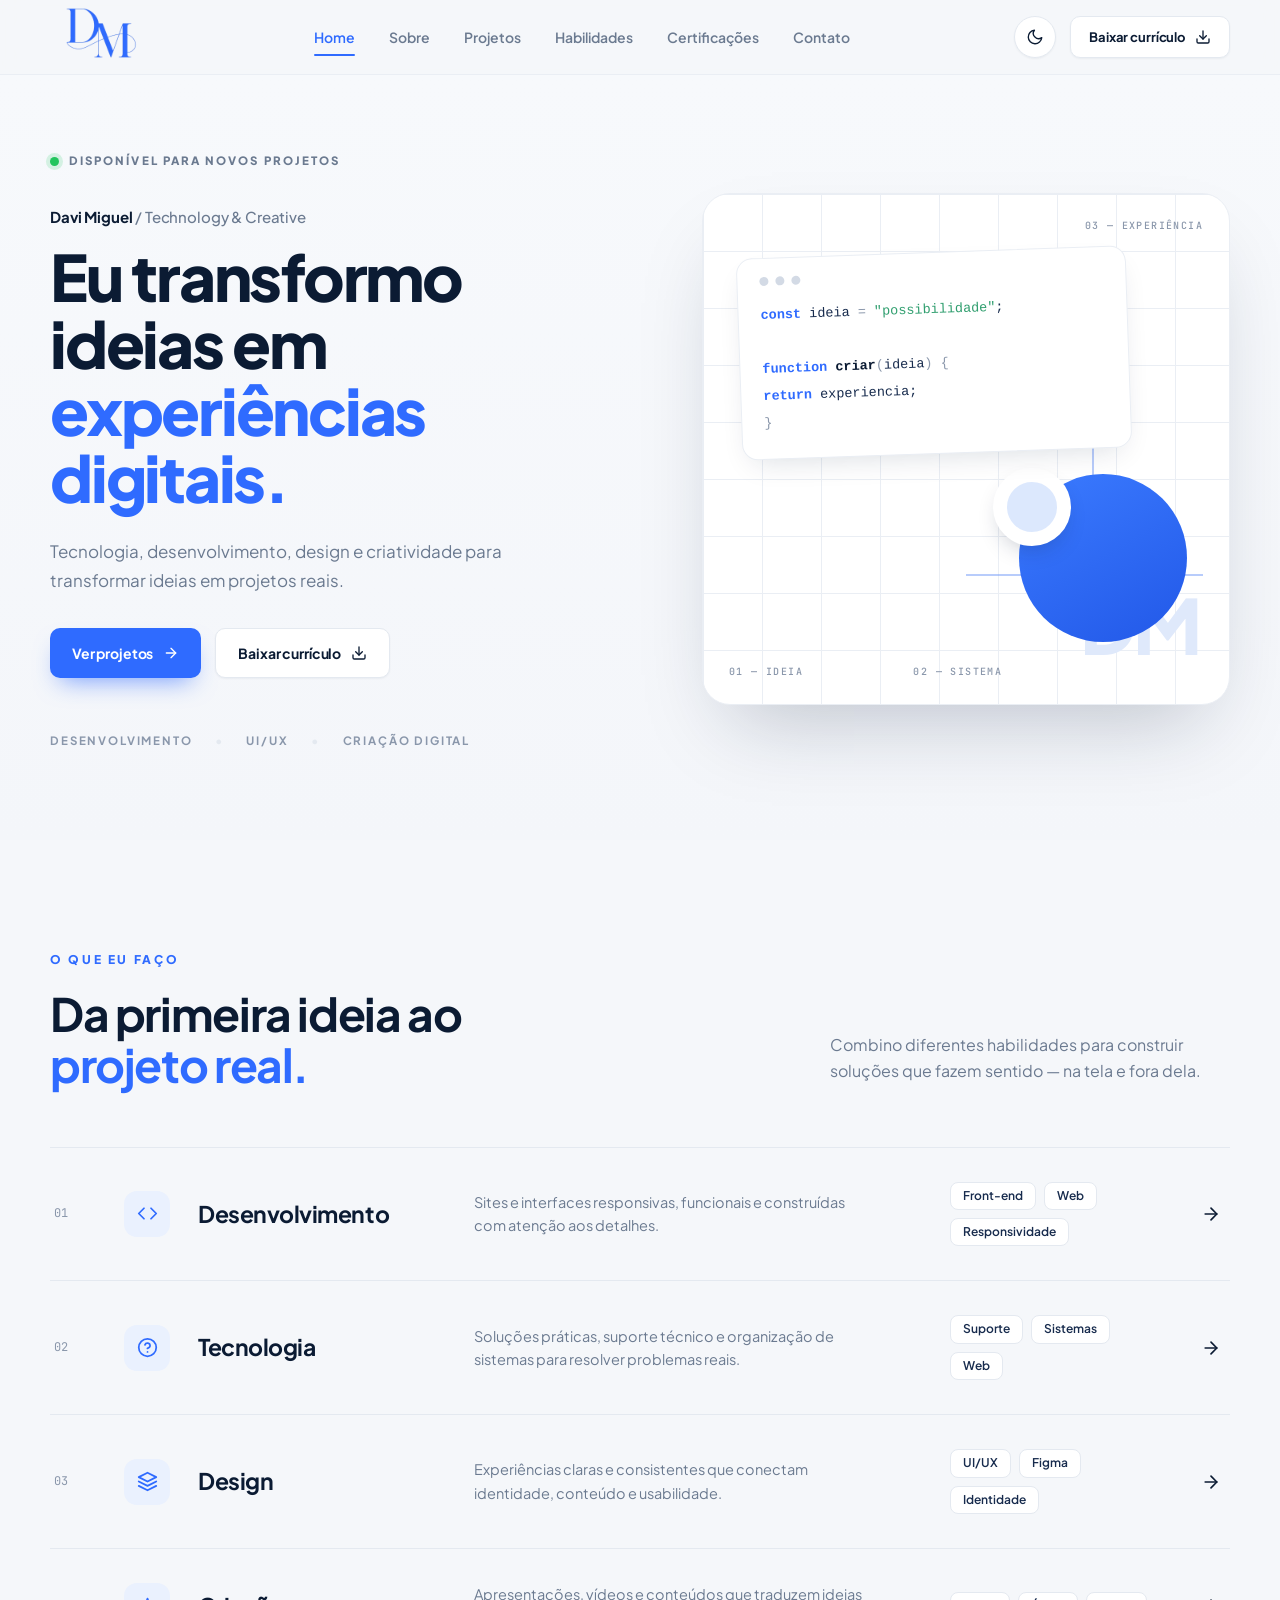
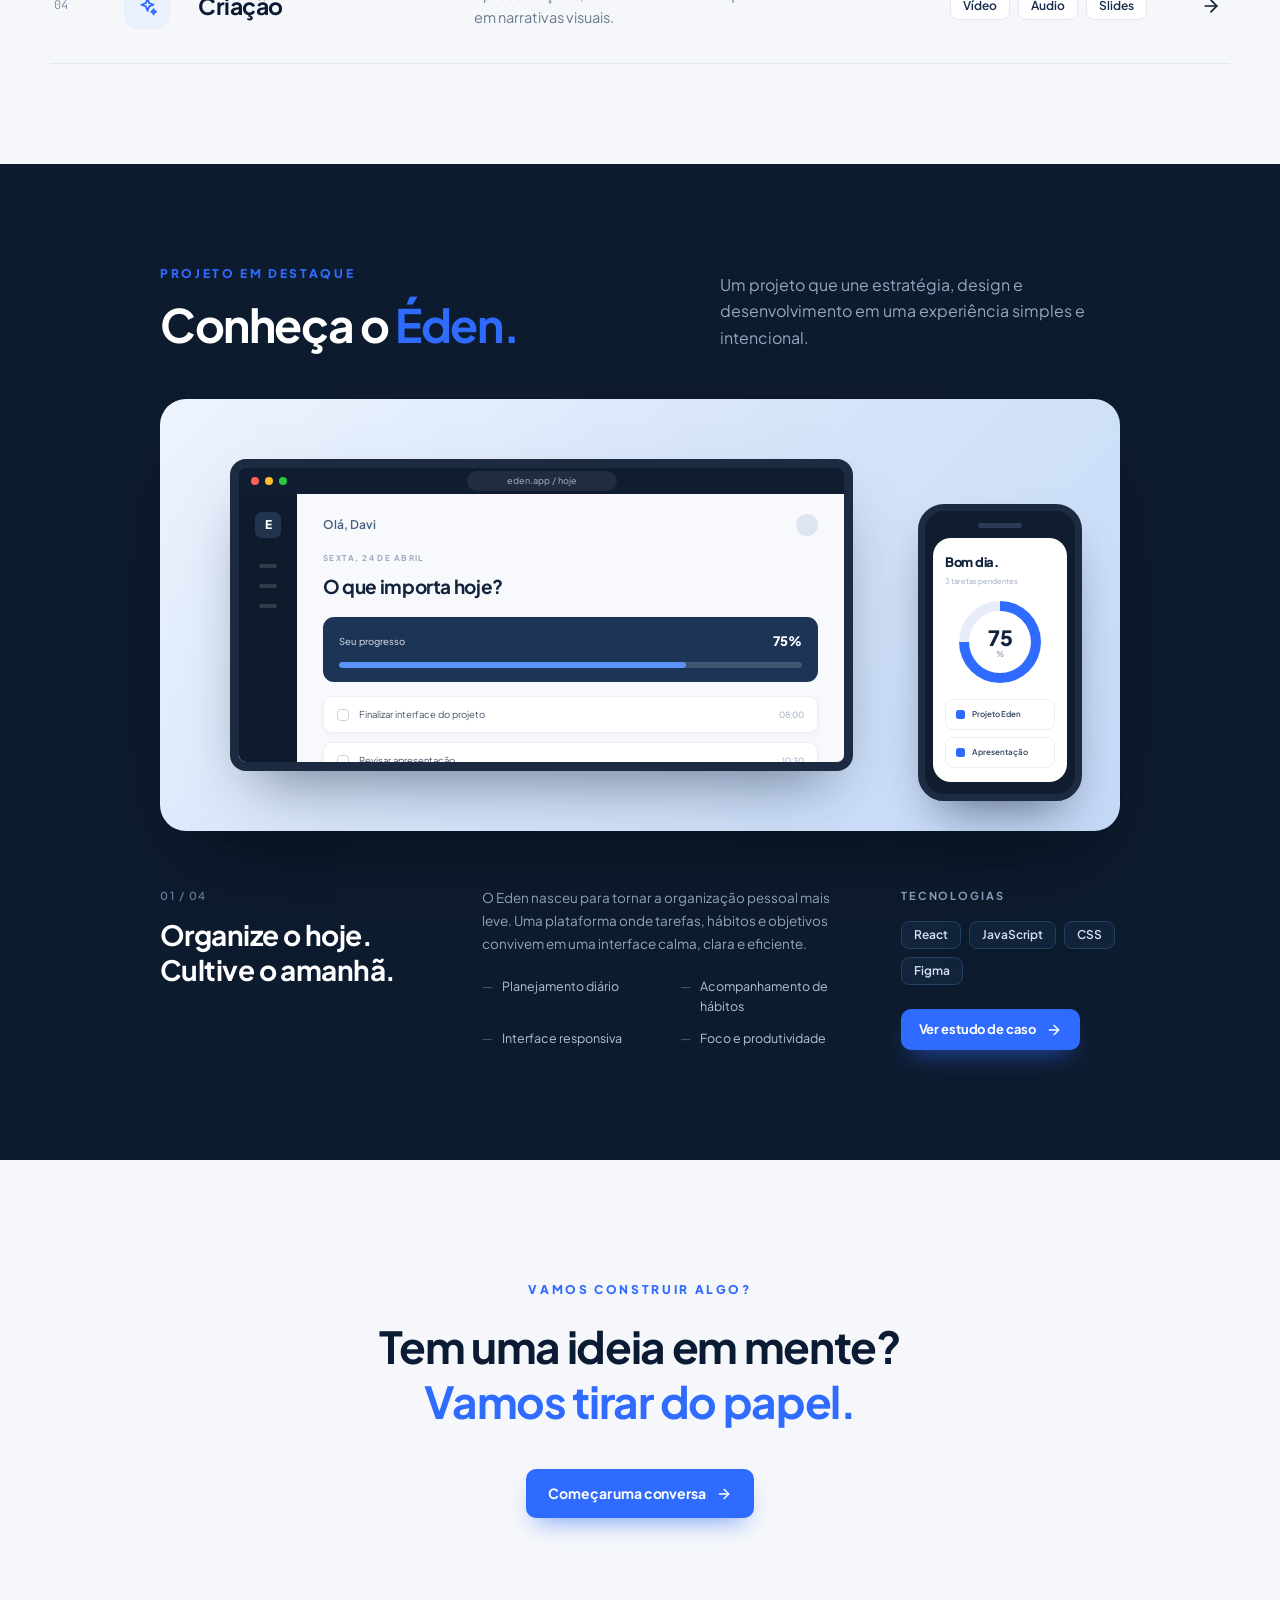
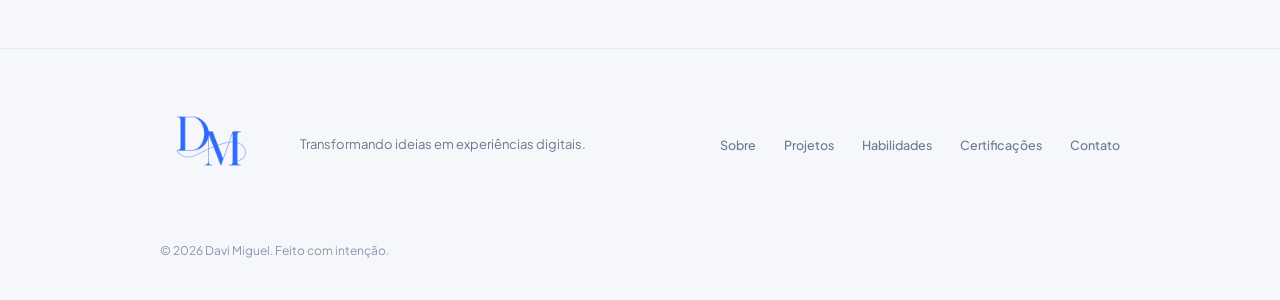
<file: portifolio/index.html>
<!DOCTYPE html>
<html lang="pt-BR" data-theme="light">
<head>
  <meta charset="UTF-8">
  <meta name="viewport" content="width=device-width, initial-scale=1.0">
  <title>Davi Miguel — Technology &amp; Creative</title>
  <meta name="description" content="Eu transformo ideias em experiências digitais. Tecnologia, desenvolvimento, design e criatividade para transformar ideias em projetos reais.">
  <link rel="preconnect" href="https://fonts.googleapis.com">
  <link rel="preconnect" href="https://fonts.gstatic.com" crossorigin>
  <link href="https://fonts.googleapis.com/css2?family=Plus+Jakarta+Sans:wght@400;500;600;700;800&family=JetBrains+Mono:wght@400;500;700&display=swap" rel="stylesheet">
  <link rel="stylesheet" href="css/style.css">
  <link rel="icon" type="image/png" href="assets/favicon.png">
  <script>document.documentElement.classList.add("js");</script>
</head>
<body>

  <!-- ================= NAV ================= -->
  <header class="nav" id="nav">
    <div class="container nav-inner">
      <a href="index.html" class="brand">
        <img src="assets/logo.png" alt="Davi Miguel" srcset="" style="width: 100px;">
      </a>

      <nav class="nav-links" id="navLinks">
        <a href="index.html" class="nav-link active">Home</a>
        <a href="sobre.html" class="nav-link">Sobre</a>
        <a href="projetos.html" class="nav-link">Projetos</a>
        <a href="habilidades.html" class="nav-link">Habilidades</a>
        <a href="certificacoes.html" class="nav-link">Certificações</a>
        <a href="contato.html" class="nav-link">Contato</a>
      </nav>

      <div class="nav-actions">
        <button class="icon-btn" id="themeToggle" aria-label="Alternar tema claro/escuro">
          <svg class="icon-moon" viewBox="0 0 24 24" fill="none" stroke="currentColor" stroke-width="1.8" stroke-linecap="round" stroke-linejoin="round"><path d="M21 12.79A9 9 0 1 1 11.21 3 7 7 0 0 0 21 12.79z"/></svg>
          <svg class="icon-sun" viewBox="0 0 24 24" fill="none" stroke="currentColor" stroke-width="1.8" stroke-linecap="round" stroke-linejoin="round"><circle cx="12" cy="12" r="4"/><path d="M12 2v2M12 20v2M4.93 4.93l1.41 1.41M17.66 17.66l1.41 1.41M2 12h2M20 12h2M4.93 19.07l1.41-1.41M17.66 6.34l1.41-1.41"/></svg>
        </button>

        <a href="assets/Curriculo_DaviMiguel.pdf" class="btn btn-ghost btn-sm" download>
          Baixar currículo
          <svg viewBox="0 0 24 24" fill="none" stroke="currentColor" stroke-width="2" stroke-linecap="round" stroke-linejoin="round"><path d="M21 15v4a2 2 0 0 1-2 2H5a2 2 0 0 1-2-2v-4"/><polyline points="7 10 12 15 17 10"/><line x1="12" y1="15" x2="12" y2="3"/></svg>
        </a>

        <button class="menu-btn" id="menuBtn" aria-label="Abrir menu">
          <span></span><span></span><span></span>
        </button>
      </div>
    </div>
  </header>

  <main>

    <!-- ================= HERO ================= -->
    <section class="hero" id="home">
      <div class="container hero-grid">

        <div class="hero-copy">
          <p class="status-badge reveal">
            <span class="status-dot"></span>
            Disponível para novos projetos
          </p>

          <p class="hero-eyebrow reveal" style="--d:.06s">Davi Miguel <span>/ Technology &amp; Creative</span></p>

          <h1 class="hero-title reveal" style="--d:.12s">
            Eu transformo ideias em <span class="accent">experiências digitais.</span>
          </h1>

          <p class="hero-lead reveal" style="--d:.18s">
            Tecnologia, desenvolvimento, design e criatividade para transformar ideias em projetos reais.
          </p>

          <div class="hero-actions reveal" style="--d:.24s">
            <a href="projetos.html" class="btn btn-primary">
              Ver projetos
              <svg viewBox="0 0 24 24" fill="none" stroke="currentColor" stroke-width="2" stroke-linecap="round" stroke-linejoin="round"><line x1="5" y1="12" x2="19" y2="12"/><polyline points="12 5 19 12 12 19"/></svg>
            </a>
            <a href="#" class="btn btn-ghost">
              Baixar currículo
              <svg viewBox="0 0 24 24" fill="none" stroke="currentColor" stroke-width="2" stroke-linecap="round" stroke-linejoin="round"><path d="M21 15v4a2 2 0 0 1-2 2H5a2 2 0 0 1-2-2v-4"/><polyline points="7 10 12 15 17 10"/><line x1="12" y1="15" x2="12" y2="3"/></svg>
            </a>
          </div>

          <ul class="hero-tags reveal" style="--d:.3s">
            <li>Desenvolvimento</li>
            <li>UI/UX</li>
            <li>Criação digital</li>
          </ul>
        </div>

        <!-- Ilustração -->
        <div class="hero-visual reveal" style="--d:.2s" aria-hidden="true">
          <div class="visual-card">
            <span class="visual-label label-tr">03 — Experiência</span>
            <span class="visual-label label-bl">01 — Ideia</span>
            <span class="visual-label label-bc">02 — Sistema</span>

            <span class="cross cross-v"></span>
            <span class="cross cross-h"></span>

            <span class="dm-watermark">DM</span>
            <span class="shape-circle"></span>
            <span class="shape-ring"></span>

            <div class="code-window">
              <div class="code-dots"><i></i><i></i><i></i></div>
              <pre class="code-body"><code><span class="c-key">const</span> <span class="c-var">ideia</span> <span class="c-op">=</span> <span class="c-str">"possibilidade"</span>;

<span class="c-key">function</span> <span class="c-fn">criar</span><span class="c-op">(</span><span class="c-var">ideia</span><span class="c-op">) {</span>
<span class="c-key">return</span> <span class="c-var">experiencia</span>;
<span class="c-op">}</span></code></pre>
            </div>
          </div>
        </div>

      </div>
    </section>

    <!-- ================= O QUE EU FAÇO ================= -->
    <section class="services" id="sobre">
      <div class="container">

        <div class="section-head">
          <div>
            <p class="eyebrow reveal">O que eu faço</p>
            <h2 class="section-title reveal" style="--d:.06s">Da primeira ideia ao <span class="accent">projeto real.</span></h2>
          </div>
          <p class="section-desc reveal" style="--d:.12s">
            Combino diferentes habilidades para construir soluções que fazem sentido — na tela e fora dela.
          </p>
        </div>

        <ul class="service-list">

          <li class="service-row reveal">
            <span class="service-num">01</span>
            <span class="service-icon">
              <svg viewBox="0 0 24 24" fill="none" stroke="currentColor" stroke-width="2" stroke-linecap="round" stroke-linejoin="round"><polyline points="16 18 22 12 16 6"/><polyline points="8 6 2 12 8 18"/></svg>
            </span>
            <h3 class="service-title">Desenvolvimento</h3>
            <p class="service-text">Sites e interfaces responsivas, funcionais e construídas com atenção aos detalhes.</p>
            <ul class="chip-row">
              <li class="chip">Front-end</li>
              <li class="chip">Web</li>
              <li class="chip">Responsividade</li>
            </ul>
            <span class="row-arrow">
              <svg viewBox="0 0 24 24" fill="none" stroke="currentColor" stroke-width="2" stroke-linecap="round" stroke-linejoin="round"><line x1="5" y1="12" x2="19" y2="12"/><polyline points="12 5 19 12 12 19"/></svg>
            </span>
          </li>

          <li class="service-row reveal" style="--d:.06s">
            <span class="service-num">02</span>
            <span class="service-icon">
              <svg viewBox="0 0 24 24" fill="none" stroke="currentColor" stroke-width="2" stroke-linecap="round" stroke-linejoin="round"><circle cx="12" cy="12" r="10"/><path d="M9.09 9a3 3 0 0 1 5.83 1c0 2-3 3-3 3"/><line x1="12" y1="17" x2="12.01" y2="17"/></svg>
            </span>
            <h3 class="service-title">Tecnologia</h3>
            <p class="service-text">Soluções práticas, suporte técnico e organização de sistemas para resolver problemas reais.</p>
            <ul class="chip-row">
              <li class="chip">Suporte</li>
              <li class="chip">Sistemas</li>
              <li class="chip">Web</li>
            </ul>
            <span class="row-arrow">
              <svg viewBox="0 0 24 24" fill="none" stroke="currentColor" stroke-width="2" stroke-linecap="round" stroke-linejoin="round"><line x1="5" y1="12" x2="19" y2="12"/><polyline points="12 5 19 12 12 19"/></svg>
            </span>
          </li>

          <li class="service-row reveal" style="--d:.12s">
            <span class="service-num">03</span>
            <span class="service-icon">
              <svg viewBox="0 0 24 24" fill="none" stroke="currentColor" stroke-width="2" stroke-linecap="round" stroke-linejoin="round"><polygon points="12 2 2 7 12 12 22 7 12 2"/><polyline points="2 17 12 22 22 17"/><polyline points="2 12 12 17 22 12"/></svg>
            </span>
            <h3 class="service-title">Design</h3>
            <p class="service-text">Experiências claras e consistentes que conectam identidade, conteúdo e usabilidade.</p>
            <ul class="chip-row">
              <li class="chip">UI/UX</li>
              <li class="chip">Figma</li>
              <li class="chip">Identidade</li>
            </ul>
            <span class="row-arrow">
              <svg viewBox="0 0 24 24" fill="none" stroke="currentColor" stroke-width="2" stroke-linecap="round" stroke-linejoin="round"><line x1="5" y1="12" x2="19" y2="12"/><polyline points="12 5 19 12 12 19"/></svg>
            </span>
          </li>

          <li class="service-row reveal" style="--d:.18s">
            <span class="service-num">04</span>
            <span class="service-icon">
              <svg viewBox="0 0 24 24" fill="none" stroke="currentColor" stroke-width="2" stroke-linecap="round" stroke-linejoin="round"><path d="M12 3l1.9 5.1L19 10l-5.1 1.9L12 17l-1.9-5.1L5 10l5.1-1.9L12 3z"/><path d="M19 15l.9 2.1L22 18l-2.1.9L19 21l-.9-2.1L16 18l2.1-.9L19 15z"/></svg>
            </span>
            <h3 class="service-title">Criação</h3>
            <p class="service-text">Apresentações, vídeos e conteúdos que traduzem ideias em narrativas visuais.</p>
            <ul class="chip-row">
              <li class="chip">Vídeo</li>
              <li class="chip">Áudio</li>
              <li class="chip">Slides</li>
            </ul>
            <span class="row-arrow">
              <svg viewBox="0 0 24 24" fill="none" stroke="currentColor" stroke-width="2" stroke-linecap="round" stroke-linejoin="round"><line x1="5" y1="12" x2="19" y2="12"/><polyline points="12 5 19 12 12 19"/></svg>
            </span>
          </li>

        </ul>
      </div>
    </section>

    <!-- ================= PROJETO EM DESTAQUE ================= -->
    <section class="project" id="projetos">
      <div class="container-narrow">

        <div class="section-head project-head">
          <div>
            <p class="eyebrow reveal">Projeto em destaque</p>
            <h2 class="section-title light reveal" style="--d:.06s">Conheça o <span class="accent">Éden.</span></h2>
          </div>
          <p class="section-desc light reveal" style="--d:.12s">
            Um projeto que une estratégia, design e desenvolvimento em uma experiência simples e intencional.
          </p>
        </div>

        <!-- Mockups -->
        <div class="showcase reveal" style="--d:.1s">
          <div class="laptop">
            <div class="laptop-bar">
              <i class="dot red"></i><i class="dot yellow"></i><i class="dot green"></i>
              <span class="url-pill">eden.app / hoje</span>
            </div>
            <div class="laptop-body">
              <aside class="app-side">
                <span class="app-logo">E</span>
                <i class="side-line"></i>
                <i class="side-line"></i>
                <i class="side-line"></i>
              </aside>
              <div class="app-main">
                <div class="app-top">
                  <span class="app-greet">Olá, Davi</span>
                  <span class="app-avatar"></span>
                </div>
                <p class="app-date">Sexta, 24 de abril</p>
                <h3 class="app-title">O que importa hoje?</h3>

                <div class="progress-card">
                  <div class="progress-top">
                    <span>Seu progresso</span>
                    <strong>75%</strong>
                  </div>
                  <div class="progress-bar"><span style="width:75%"></span></div>
                </div>

                <ul class="task-list">
                  <li class="task"><i class="task-box"></i><span>Finalizar interface do projeto</span><em>08:00</em></li>
                  <li class="task"><i class="task-box"></i><span>Revisar apresentação</span><em>10:30</em></li>
                  <li class="task"><i class="task-box"></i><span>Estudar React</span><em>16:00</em></li>
                </ul>
              </div>
            </div>
          </div>

          <div class="phone">
            <span class="phone-notch"></span>
            <div class="phone-screen">
              <h4>Bom dia.</h4>
              <p>3 tarefas pendentes</p>
              <div class="donut">
                <div class="donut-inner">
                  <strong>75</strong>
                  <span>%</span>
                </div>
              </div>
              <ul class="phone-chips">
                <li><i></i>Projeto Eden</li>
                <li><i></i>Apresentação</li>
              </ul>
            </div>
          </div>
        </div>

        <!-- Info do projeto -->
        <div class="project-info">
          <div class="pi-left reveal">
            <p class="pi-index">01 / 04</p>
            <h3 class="pi-title">Organize o hoje.<br>Cultive o amanhã.</h3>
          </div>

          <div class="pi-mid reveal" style="--d:.06s">
            <p>
              O Eden nasceu para tornar a organização pessoal mais leve. Uma plataforma onde
              tarefas, hábitos e objetivos convivem em uma interface calma, clara e eficiente.
            </p>
            <ul class="pi-bullets">
              <li>Planejamento diário</li>
              <li>Acompanhamento de hábitos</li>
              <li>Interface responsiva</li>
              <li>Foco e produtividade</li>
            </ul>
          </div>

          <div class="pi-right reveal" style="--d:.12s" id="habilidades">
            <p class="pi-tech-label">Tecnologias</p>
            <ul class="chip-row dark">
              <li class="chip">React</li>
              <li class="chip">JavaScript</li>
              <li class="chip">CSS</li>
              <li class="chip">Figma</li>
            </ul>
            <a href="#" class="btn btn-primary btn-sm">
              Ver estudo de caso
              <svg viewBox="0 0 24 24" fill="none" stroke="currentColor" stroke-width="2" stroke-linecap="round" stroke-linejoin="round"><line x1="5" y1="12" x2="19" y2="12"/><polyline points="12 5 19 12 12 19"/></svg>
            </a>
          </div>
        </div>

      </div>
    </section>

    <!-- ================= CONTATO ================= -->
    <section class="contact" id="contato">
      <div class="container-narrow contact-inner">
        <p class="eyebrow reveal">Vamos construir algo?</p>
        <h2 class="contact-title reveal" style="--d:.06s">
          Tem uma ideia em mente?<br>
          <span class="accent">Vamos tirar do papel.</span>
        </h2>
        <div class="reveal" style="--d:.12s">
          <a href="mailto:contato@davimiguel.com" class="btn btn-primary">
            Começar uma conversa
            <svg viewBox="0 0 24 24" fill="none" stroke="currentColor" stroke-width="2" stroke-linecap="round" stroke-linejoin="round"><line x1="5" y1="12" x2="19" y2="12"/><polyline points="12 5 19 12 12 19"/></svg>
          </a>
        </div>
      </div>
    </section>

  </main>

  <!-- ================= FOOTER ================= -->
  <footer class="footer">
    <div class="container-narrow">
      <div class="footer-top">
        <a href="index.html" class="brand">
        <img src="assets/logo.png" alt="Davi Miguel" srcset="" style="width: 100px;">
        </a>
        <p class="footer-tagline">Transformando ideias em experiências digitais.</p>
        <nav class="footer-links">
          <a href="sobre.html">Sobre</a>
          <a href="projetos.html">Projetos</a>
          <a href="habilidades.html">Habilidades</a>
          <a href="certificacoes.html">Certificações</a>
          <a href="contato.html">Contato</a>
        </nav>
      </div>
      <p class="footer-copy">© 2026 Davi Miguel. Feito com intenção.</p>
    </div>
  </footer>

  <script src="js/main.js"></script>
</body>
</html>
</file>
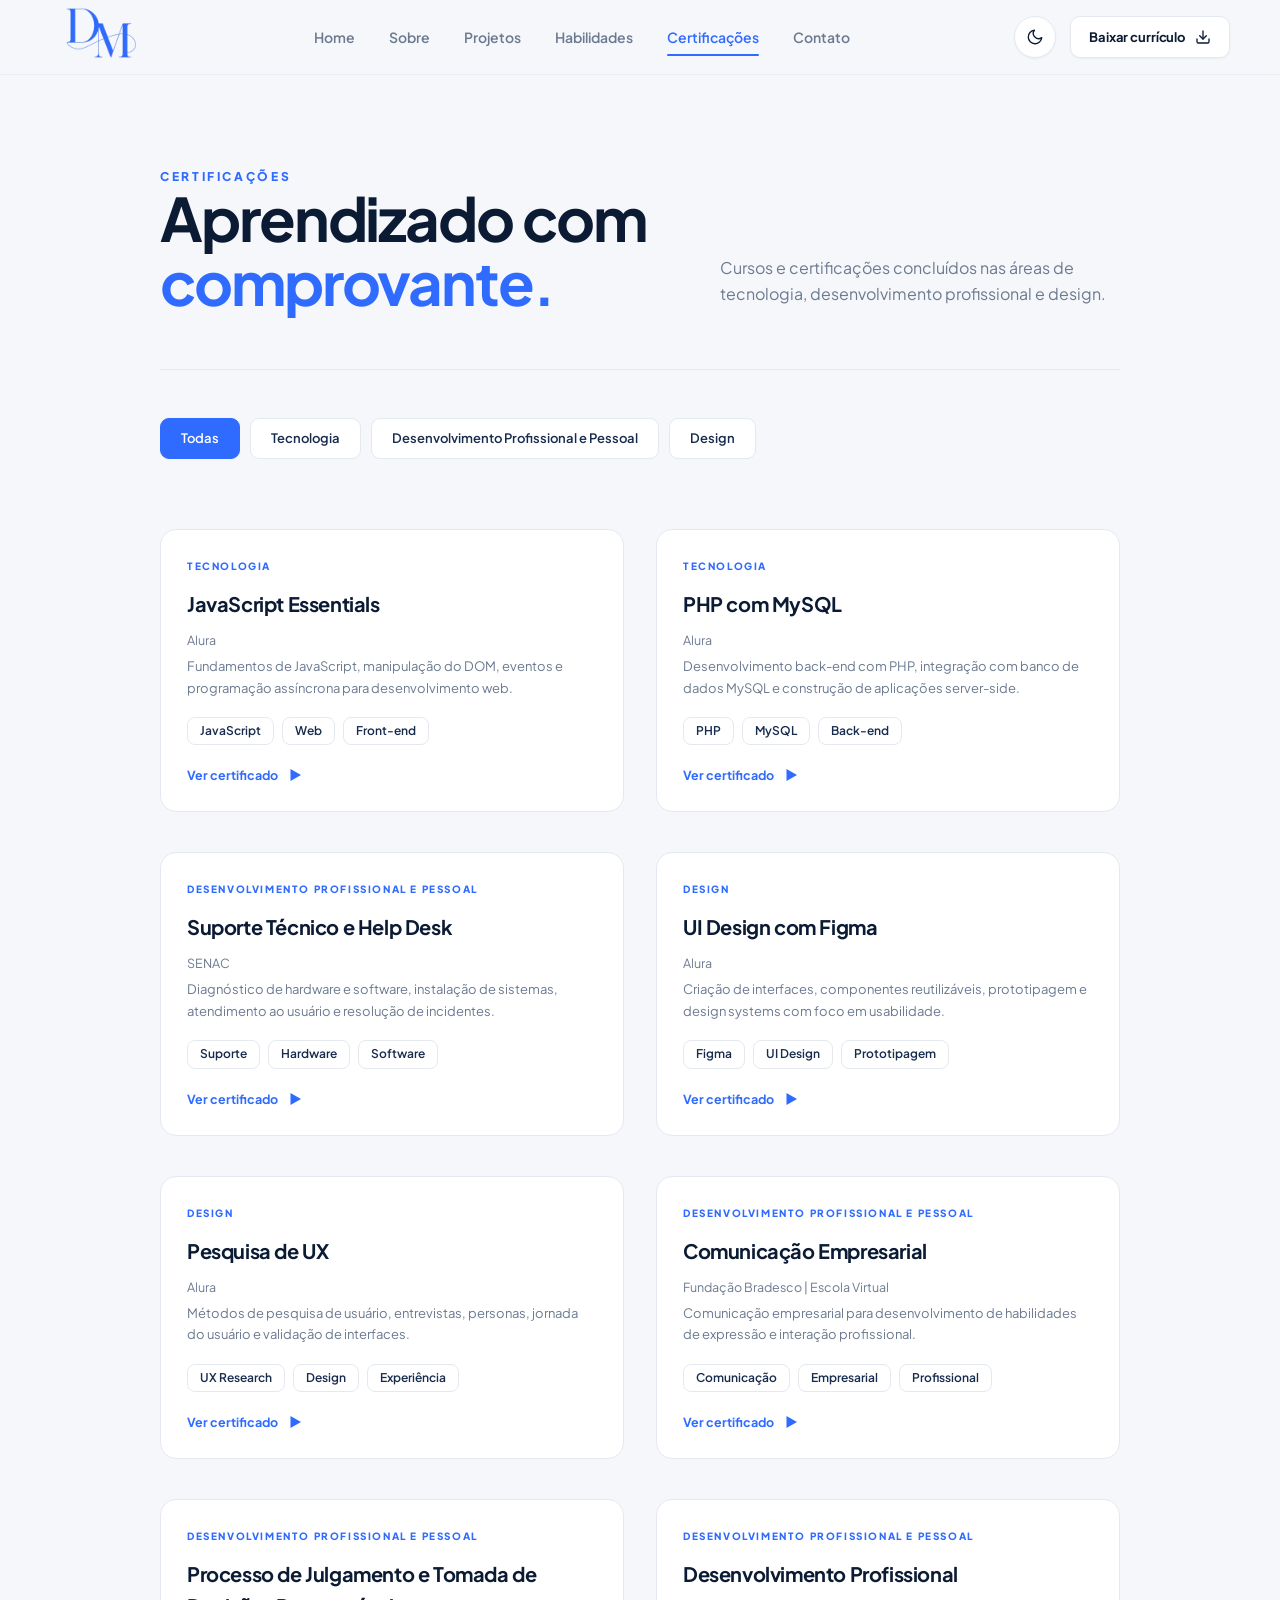
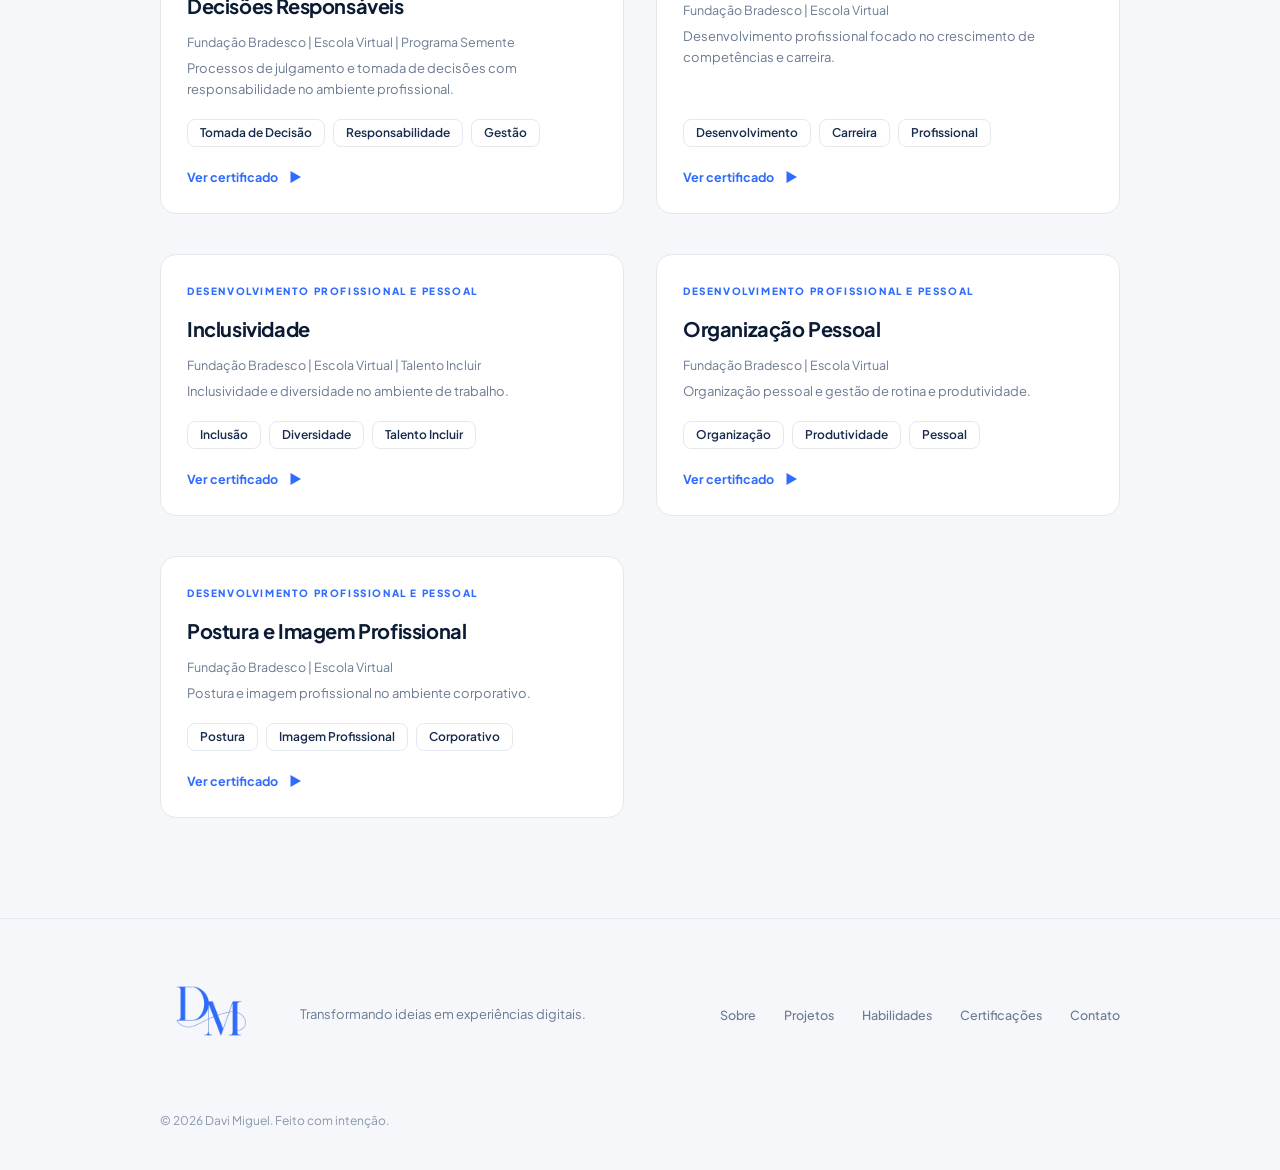
<file: portifolio/certificacoes.html>
<!DOCTYPE html>
<html lang="pt-BR" data-theme="light">
<head>
  <meta charset="UTF-8">
  <meta name="viewport" content="width=device-width, initial-scale=1.0">
  <title>Certificações — Davi Miguel</title>
  <meta name="description" content="Certificações e cursos concluídos nas áreas de tecnologia, desenvolvimento profissional e design.">
  <link rel="preconnect" href="https://fonts.googleapis.com">
  <link rel="preconnect" href="https://fonts.gstatic.com" crossorigin>
  <link href="https://fonts.googleapis.com/css2?family=Plus+Jakarta+Sans:wght@400;500;600;700;800&family=JetBrains+Mono:wght@400;500;700&display=swap" rel="stylesheet">
  <link rel="stylesheet" href="css/style.css">
  <link rel="icon" type="image/png" href="assets/favicon.png">
  <script>document.documentElement.classList.add("js");</script>
</head>
<body>

  <!-- ================= NAV ================= -->
  <header class="nav" id="nav">
    <div class="container nav-inner">
      <a href="index.html" class="brand">
        <img src="assets/logo.png" alt="Davi Miguel" srcset="" style="width: 100px;">
      </a>

      <nav class="nav-links" id="navLinks">
        <a href="index.html" class="nav-link">Home</a>
        <a href="sobre.html" class="nav-link">Sobre</a>
        <a href="projetos.html" class="nav-link">Projetos</a>
        <a href="habilidades.html" class="nav-link">Habilidades</a>
        <a href="certificacoes.html" class="nav-link active">Certificações</a>
        <a href="contato.html" class="nav-link">Contato</a>
      </nav>

      <div class="nav-actions">
        <button class="icon-btn" id="themeToggle" aria-label="Alternar tema claro/escuro">
          <svg class="icon-moon" viewBox="0 0 24 24" fill="none" stroke="currentColor" stroke-width="1.8" stroke-linecap="round" stroke-linejoin="round"><path d="M21 12.79A9 9 0 1 1 11.21 3 7 7 0 0 0 21 12.79z"/></svg>
          <svg class="icon-sun" viewBox="0 0 24 24" fill="none" stroke="currentColor" stroke-width="1.8" stroke-linecap="round" stroke-linejoin="round"><circle cx="12" cy="12" r="4"/><path d="M12 2v2M12 20v2M4.93 4.93l1.41 1.41M17.66 17.66l1.41 1.41M2 12h2M20 12h2M4.93 19.07l1.41-1.41M17.66 6.34l1.41-1.41"/></svg>
        </button>

        <a href="Curriculo_Davi_Miguel.pdf" class="btn btn-ghost btn-sm" download>
          Baixar currículo
          <svg viewBox="0 0 24 24" fill="none" stroke="currentColor" stroke-width="2" stroke-linecap="round" stroke-linejoin="round"><path d="M21 15v4a2 2 0 0 1-2 2H5a2 2 0 0 1-2-2v-4"/><polyline points="7 10 12 15 17 10"/><line x1="12" y1="15" x2="12" y2="3"/></svg>
        </a>

        <button class="menu-btn" id="menuBtn" aria-label="Abrir menu">
          <span></span><span></span><span></span>
        </button>
      </div>
    </div>
  </header>

  <main>

    <!-- ================= HERO ================= -->
    <section class="page-hero">
      <div class="container-narrow">
        <div class="section-head">
          <div>
            <p class="eyebrow reveal">Certificações</p>
            <h1 class="page-title reveal" style="--d:.06s">
              Aprendizado com<br>
              <span class="accent">comprovante.</span>
            </h1>
          </div>
          <p class="section-desc reveal" style="--d:.12s">
            Cursos e certificações concluídos nas áreas de tecnologia, desenvolvimento profissional e design.
          </p>
        </div>
        <hr class="divider reveal" style="--d:.16s">

        <!-- Filtros -->
        <div class="filter-row reveal" style="--d:.2s">
          <button class="filter-chip active" data-category="Todas">Todas</button>
          <button class="filter-chip" data-category="Tecnologia">Tecnologia</button>
          <button class="filter-chip" data-category="Desenvolvimento Profissional e Pessoal">Desenvolvimento Profissional e Pessoal</button>
          <button class="filter-chip" data-category="Design">Design</button>
          <span class="remove-filter" id="removeFilter">×</span>
        </div>
      </div>
    </section>

    <!-- ================= GRID DE CERTIFICAÇÕES ================= -->
    <section>
      <div class="container-narrow">
        <div class="certs-grid">

          <!-- Tecnologia -->
          <article class="cert-card reveal" data-category="Tecnologia">
            <span class="cert-badge">Tecnologia</span>
            <h3>JavaScript Essentials</h3>
            <p class="issuer">Alura</p>
            <p class="desc">Fundamentos de JavaScript, manipulação do DOM, eventos e programação assíncrona para desenvolvimento web.</p>
            <ul class="chip-row">
              <li class="chip">JavaScript</li>
              <li class="chip">Web</li>
              <li class="chip">Front-end</li>
            </ul>
            <a href="#" class="link">Ver certificado
              <svg viewBox="0 0 24 24" fill="currentColor" stroke="none"><polygon points="6 4 20 12 6 20 6 4"/></svg>
            </a>
          </article>

          <article class="cert-card reveal" data-category="Tecnologia">
            <span class="cert-badge">Tecnologia</span>
            <h3>PHP com MySQL</h3>
            <p class="issuer">Alura</p>
            <p class="desc">Desenvolvimento back-end com PHP, integração com banco de dados MySQL e construção de aplicações server-side.</p>
            <ul class="chip-row">
              <li class="chip">PHP</li>
              <li class="chip">MySQL</li>
              <li class="chip">Back-end</li>
            </ul>
            <a href="#" class="link">Ver certificado
              <svg viewBox="0 0 24 24" fill="currentColor" stroke="none"><polygon points="6 4 20 12 6 20 6 4"/></svg>
            </a>
          </article>

          <!-- Desenvolvimento Profissional e Pessoal (originais) -->
          <article class="cert-card reveal" data-category="Desenvolvimento Profissional e Pessoal">
            <span class="cert-badge">Desenvolvimento Profissional e Pessoal</span>
            <h3>Suporte Técnico e Help Desk</h3>
            <p class="issuer">SENAC</p>
            <p class="desc">Diagnóstico de hardware e software, instalação de sistemas, atendimento ao usuário e resolução de incidentes.</p>
            <ul class="chip-row">
              <li class="chip">Suporte</li>
              <li class="chip">Hardware</li>
              <li class="chip">Software</li>
            </ul>
            <a href="#" class="link">Ver certificado
              <svg viewBox="0 0 24 24" fill="currentColor" stroke="none"><polygon points="6 4 20 12 6 20 6 4"/></svg>
            </a>
          </article>

          <!-- Design -->
          <article class="cert-card reveal" data-category="Design">
            <span class="cert-badge">Design</span>
            <h3>UI Design com Figma</h3>
            <p class="issuer">Alura</p>
            <p class="desc">Criação de interfaces, componentes reutilizáveis, prototipagem e design systems com foco em usabilidade.</p>
            <ul class="chip-row">
              <li class="chip">Figma</li>
              <li class="chip">UI Design</li>
              <li class="chip">Prototipagem</li>
            </ul>
            <a href="#" class="link">Ver certificado
              <svg viewBox="0 0 24 24" fill="currentColor" stroke="none"><polygon points="6 4 20 12 6 20 6 4"/></svg>
            </a>
          </article>

          <article class="cert-card reveal" data-category="Design">
            <span class="cert-badge">Design</span>
            <h3>Pesquisa de UX</h3>
            <p class="issuer">Alura</p>
            <p class="desc">Métodos de pesquisa de usuário, entrevistas, personas, jornada do usuário e validação de interfaces.</p>
            <ul class="chip-row">
              <li class="chip">UX Research</li>
              <li class="chip">Design</li>
              <li class="chip">Experiência</li>
            </ul>
            <a href="#" class="link">Ver certificado
              <svg viewBox="0 0 24 24" fill="currentColor" stroke="none"><polygon points="6 4 20 12 6 20 6 4"/></svg>
            </a>
          </article>

          <!-- Desenvolvimento Profissional e Pessoal (novas da Fundação Bradesco) -->
          <article class="cert-card reveal" data-category="Desenvolvimento Profissional e Pessoal">
            <span class="cert-badge">Desenvolvimento Profissional e Pessoal</span>
            <h3>Comunicação Empresarial</h3>
            <p class="issuer">Fundação Bradesco | Escola Virtual</p>
            <p class="desc">Comunicação empresarial para desenvolvimento de habilidades de expressão e interação profissional.</p>
            <ul class="chip-row">
              <li class="chip">Comunicação</li>
              <li class="chip">Empresarial</li>
              <li class="chip">Profissional</li>
            </ul>
            <a href="https://drive.google.com/file/d/1uODxMwjzmfqva2SksPnVNkS2KJvr74Qc/view?usp=sharing" class="link">Ver certificado
              <svg viewBox="0 0 24 24" fill="currentColor" stroke="none"><polygon points="6 4 20 12 6 20 6 4"/></svg>
            </a>
          </article>

          <article class="cert-card reveal" data-category="Desenvolvimento Profissional e Pessoal">
            <span class="cert-badge">Desenvolvimento Profissional e Pessoal</span>
            <h3>Processo de Julgamento e Tomada de Decisões Responsáveis</h3>
            <p class="issuer">Fundação Bradesco | Escola Virtual | Programa Semente</p>
            <p class="desc">Processos de julgamento e tomada de decisões com responsabilidade no ambiente profissional.</p>
            <ul class="chip-row">
              <li class="chip">Tomada de Decisão</li>
              <li class="chip">Responsabilidade</li>
              <li class="chip">Gestão</li>
            </ul>
            <a href="https://drive.google.com/file/d/1E0Zl5YmHHQC_2El3U-ltPHPjS9ERSegV/view?usp=sharing" class="link">Ver certificado
              <svg viewBox="0 0 24 24" fill="currentColor" stroke="none"><polygon points="6 4 20 12 6 20 6 4"/></svg>
            </a>
          </article>

          <article class="cert-card reveal" data-category="Desenvolvimento Profissional e Pessoal">
            <span class="cert-badge">Desenvolvimento Profissional e Pessoal</span>
            <h3>Desenvolvimento Profissional</h3>
            <p class="issuer">Fundação Bradesco | Escola Virtual</p>
            <p class="desc">Desenvolvimento profissional focado no crescimento de competências e carreira.</p>
            <ul class="chip-row">
              <li class="chip">Desenvolvimento</li>
              <li class="chip">Carreira</li>
              <li class="chip">Profissional</li>
            </ul>
            <a href="https://drive.google.com/file/d/12XnxdJlNx1p4KF-was4OCQKUkjNWoY4F/view?usp=sharing" class="link">Ver certificado
              <svg viewBox="0 0 24 24" fill="currentColor" stroke="none"><polygon points="6 4 20 12 6 20 6 4"/></svg>
            </a>
          </article>

          <article class="cert-card reveal" data-category="Desenvolvimento Profissional e Pessoal">
            <span class="cert-badge">Desenvolvimento Profissional e Pessoal</span>
            <h3>Inclusividade</h3>
            <p class="issuer">Fundação Bradesco | Escola Virtual | Talento Incluir</p>
            <p class="desc">Inclusividade e diversidade no ambiente de trabalho.</p>
            <ul class="chip-row">
              <li class="chip">Inclusão</li>
              <li class="chip">Diversidade</li>
              <li class="chip">Talento Incluir</li>
            </ul>
            <a href="https://drive.google.com/file/d/1y-M60RnRmfWKYy7CfssReZRlouOQsN1e/view?usp=sharing" class="link">Ver certificado
              <svg viewBox="0 0 24 24" fill="currentColor" stroke="none"><polygon points="6 4 20 12 6 20 6 4"/></svg>
            </a>
          </article>

          <article class="cert-card reveal" data-category="Desenvolvimento Profissional e Pessoal">
            <span class="cert-badge">Desenvolvimento Profissional e Pessoal</span>
            <h3>Organização Pessoal</h3>
            <p class="issuer">Fundação Bradesco | Escola Virtual</p>
            <p class="desc">Organização pessoal e gestão de rotina e produtividade.</p>
            <ul class="chip-row">
              <li class="chip">Organização</li>
              <li class="chip">Produtividade</li>
              <li class="chip">Pessoal</li>
            </ul>
            <a href="https://drive.google.com/file/d/1Fmw7Idqzp8FUtQKespw-qu2kXtt4aaSx/view?usp=sharing" class="link">Ver certificado
              <svg viewBox="0 0 24 24" fill="currentColor" stroke="none"><polygon points="6 4 20 12 6 20 6 4"/></svg>
            </a>
          </article>

          <article class="cert-card reveal" data-category="Desenvolvimento Profissional e Pessoal">
            <span class="cert-badge">Desenvolvimento Profissional e Pessoal</span>
            <h3>Postura e Imagem Profissional</h3>
            <p class="issuer">Fundação Bradesco | Escola Virtual</p>
            <p class="desc">Postura e imagem profissional no ambiente corporativo.</p>
            <ul class="chip-row">
              <li class="chip">Postura</li>
              <li class="chip">Imagem Profissional</li>
              <li class="chip">Corporativo</li>
            </ul>
            <a href="https://drive.google.com/file/d/1R2iVeI49R4PJIsV3A3kD3co5IYJyujKL/view?usp=sharing" class="link">Ver certificado
              <svg viewBox="0 0 24 24" fill="currentColor" stroke="none"><polygon points="6 4 20 12 6 20 6 4"/></svg>
            </a>
          </article>

        </div>
      </div>
    </section>

    <div style="height: 100px"></div>
  </main>

  <!-- ================= FOOTER ================= -->
  <footer class="footer">
    <div class="container-narrow">
      <div class="footer-top">
        <a href="index.html" class="brand">
        <img src="assets/logo.png" alt="Davi Miguel" srcset="" style="width: 100px;">
        </a>
        <p class="footer-tagline">Transformando ideias em experiências digitais.</p>
        <nav class="footer-links">
          <a href="sobre.html">Sobre</a>
          <a href="projetos.html">Projetos</a>
          <a href="habilidades.html">Habilidades</a>
          <a href="certificacoes.html">Certificações</a>
          <a href="contato.html">Contato</a>
        </nav>
      </div>
      <p class="footer-copy">© 2026 Davi Miguel. Feito com intenção.</p>
    </div>
  </footer>

  <script src="js/main.js"></script>
</body>
</html>
</file>
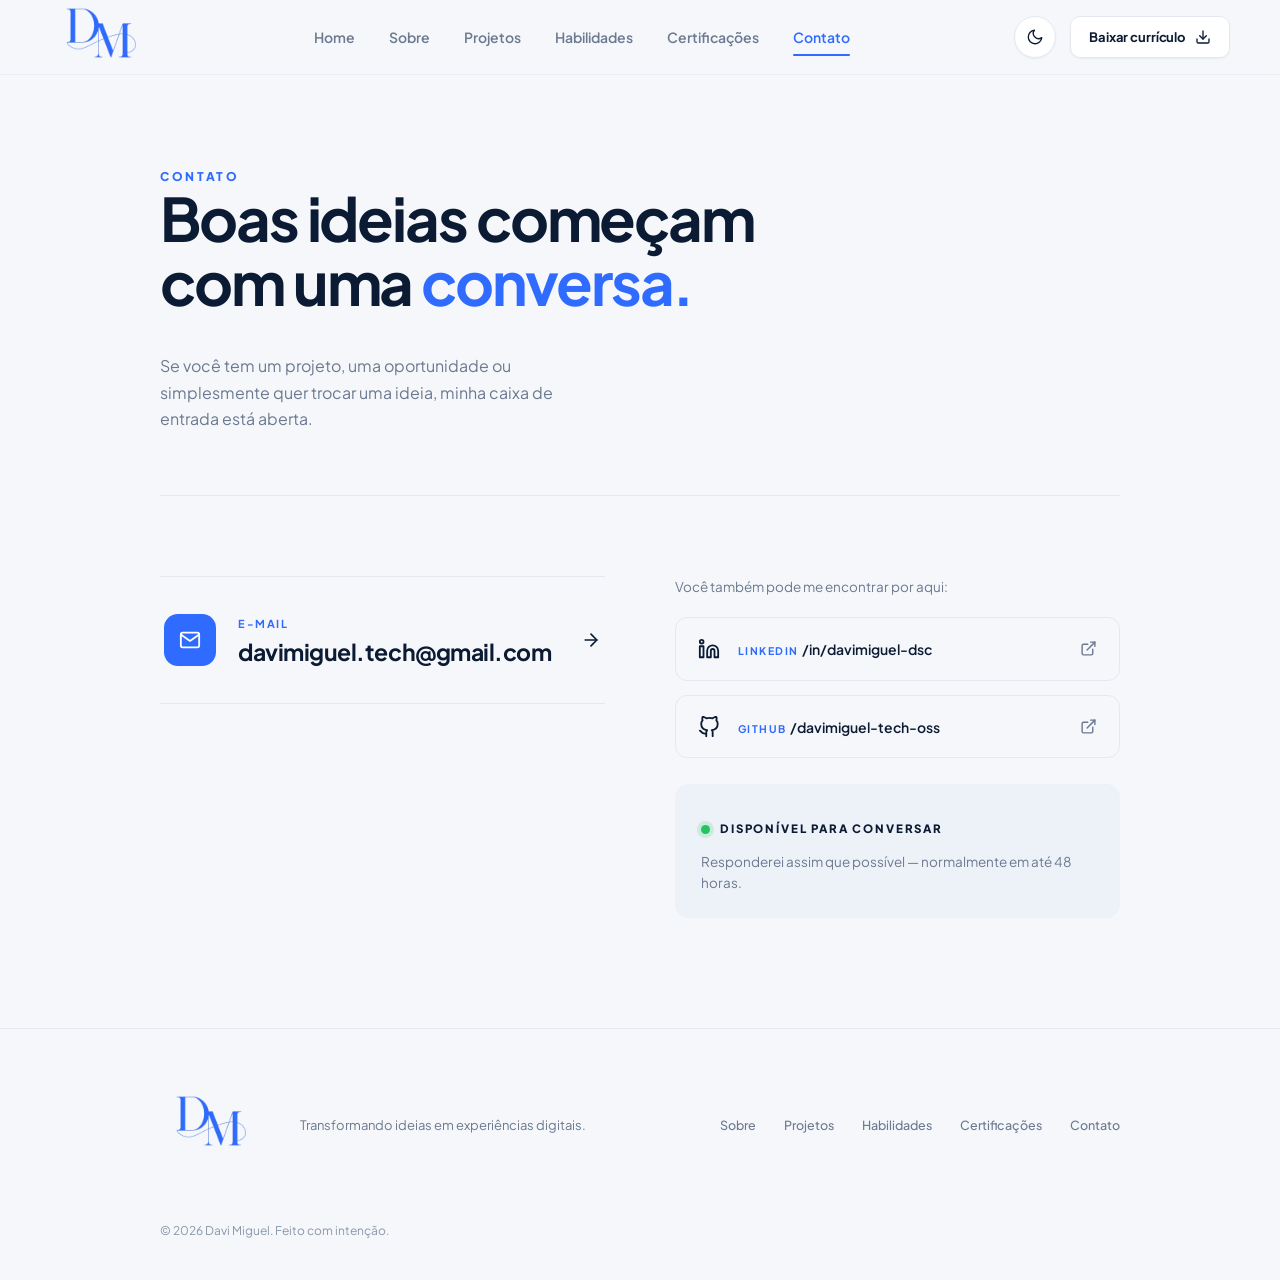
<file: portifolio/contato.html>
<!DOCTYPE html>
<html lang="pt-BR" data-theme="light">
<head>
  <meta charset="UTF-8">
  <meta name="viewport" content="width=device-width, initial-scale=1.0">
  <title>Contato — Davi Miguel</title>
  <meta name="description" content="Boas ideias começam com uma conversa. Vamos tirar sua ideia do papel.">
  <link rel="preconnect" href="https://fonts.googleapis.com">
  <link rel="preconnect" href="https://fonts.gstatic.com" crossorigin>
  <link href="https://fonts.googleapis.com/css2?family=Plus+Jakarta+Sans:wght@400;500;600;700;800&family=JetBrains+Mono:wght@400;500;700&display=swap" rel="stylesheet">
  <link rel="stylesheet" href="css/style.css">
  <link rel="icon" type="image/png" href="assets/favicon.png">
  <script>document.documentElement.classList.add("js");</script>
</head>
<body>

  <!-- ================= NAV ================= -->
  <header class="nav" id="nav">
    <div class="container nav-inner">
      <a href="index.html" class="brand">
        <img src="assets/logo.png" alt="Davi Miguel" srcset="" style="width: 100px;">
      </a>

      <nav class="nav-links" id="navLinks">
        <a href="index.html" class="nav-link">Home</a>
        <a href="sobre.html" class="nav-link">Sobre</a>
        <a href="projetos.html" class="nav-link">Projetos</a>
        <a href="habilidades.html" class="nav-link">Habilidades</a>
        <a href="certificacoes.html" class="nav-link">Certificações</a>
        <a href="contato.html" class="nav-link active">Contato</a>
      </nav>

      <div class="nav-actions">
        <button class="icon-btn" id="themeToggle" aria-label="Alternar tema claro/escuro">
          <svg class="icon-moon" viewBox="0 0 24 24" fill="none" stroke="currentColor" stroke-width="1.8" stroke-linecap="round" stroke-linejoin="round"><path d="M21 12.79A9 9 0 1 1 11.21 3 7 7 0 0 0 21 12.79z"/></svg>
          <svg class="icon-sun" viewBox="0 0 24 24" fill="none" stroke="currentColor" stroke-width="1.8" stroke-linecap="round" stroke-linejoin="round"><circle cx="12" cy="12" r="4"/><path d="M12 2v2M12 20v2M4.93 4.93l1.41 1.41M17.66 17.66l1.41 1.41M2 12h2M20 12h2M4.93 19.07l1.41-1.41M17.66 6.34l1.41-1.41"/></svg>
        </button>

        <a href="assets/Curriculo_DaviMiguel.pdf" class="btn btn-ghost btn-sm" download>
          Baixar currículo
          <svg viewBox="0 0 24 24" fill="none" stroke="currentColor" stroke-width="2" stroke-linecap="round" stroke-linejoin="round"><path d="M21 15v4a2 2 0 0 1-2 2H5a2 2 0 0 1-2-2v-4"/><polyline points="7 10 12 15 17 10"/><line x1="12" y1="15" x2="12" y2="3"/></svg>
        </a>

        <button class="menu-btn" id="menuBtn" aria-label="Abrir menu">
          <span></span><span></span><span></span>
        </button>
      </div>
    </div>
  </header>

  <main>

    <!-- ================= HERO ================= -->
    <section class="page-hero">
      <div class="container-narrow">
        <div class="section-head">
          <div>
            <p class="eyebrow reveal">Contato</p>
            <h1 class="page-title reveal" style="--d:.06s">
              Boas ideias começam<br>
              com uma <span class="accent">conversa.</span>
            </h1>
          </div>
          <p class="section-desc reveal" style="--d:.12s">
            Se você tem um projeto, uma oportunidade ou simplesmente quer trocar uma ideia, minha caixa de entrada está aberta.
          </p>
        </div>
        <hr class="divider reveal" style="--d:.16s">
      </div>
    </section>

    <!-- ================= CONTATO ================= -->
    <section>
      <div class="container-narrow">
        <div class="contact-grid">

          <!-- E-mail -->
          <div class="reveal">
            <a href="mailto:davimiguel.dev@gmail.com" class="email-card">
              <span class="email-icon">
                <svg viewBox="0 0 24 24" fill="none" stroke="currentColor" stroke-width="2" stroke-linecap="round" stroke-linejoin="round"><path d="M4 4h16c1.1 0 2 .9 2 2v12c0 1.1-.9 2-2 2H4c-1.1 0-2-.9-2-2V6c0-1.1.9-2 2-2z"/><polyline points="22,6 12,13 2,6"/></svg>
              </span>
              <span>
                <span class="label">E-mail</span>
                <span class="addr">davimiguel.tech@gmail.com</span>
              </span>
              <span class="arrow">
                <svg viewBox="0 0 24 24" fill="none" stroke="currentColor" stroke-width="2" stroke-linecap="round" stroke-linejoin="round"><line x1="5" y1="12" x2="19" y2="12"/><polyline points="12 5 19 12 12 19"/></svg>
              </span>
            </a>
          </div>

          <!-- Redes + disponibilidade -->
          <div class="reveal" style="--d:.08s">
            <p class="social-intro">Você também pode me encontrar por aqui:</p>

            <a href="https://linkedin.com/in/davimiguel" target="_blank" rel="noopener" class="social-row">
              <span class="s-icon">
                <svg viewBox="0 0 24 24" fill="none" stroke="currentColor" stroke-width="2" stroke-linecap="round" stroke-linejoin="round"><path d="M16 8a6 6 0 0 1 6 6v7h-4v-7a2 2 0 0 0-2-2 2 2 0 0 0-2 2v7h-4v-7a6 6 0 0 1 6-6z"/><rect x="2" y="9" width="4" height="12"/><circle cx="4" cy="4" r="2"/></svg>
              </span>
              <span class="s-info">
                <span class="label">LinkedIn</span>
                <span class="handle">/in/davimiguel-dsc</span>
              </span>
              <span class="s-ext">
                <svg viewBox="0 0 24 24" fill="none" stroke="currentColor" stroke-width="2" stroke-linecap="round" stroke-linejoin="round"><path d="M18 13v6a2 2 0 0 1-2 2H5a2 2 0 0 1-2-2V8a2 2 0 0 1 2-2h6"/><polyline points="15 3 21 3 21 9"/><line x1="10" y1="14" x2="21" y2="3"/></svg>
              </span>
            </a>

            <a href="https://github.com/davimiguel" target="_blank" rel="noopener" class="social-row">
              <span class="s-icon">
                <svg viewBox="0 0 24 24" fill="none" stroke="currentColor" stroke-width="2" stroke-linecap="round" stroke-linejoin="round"><path d="M9 19c-5 1.5-5-2.5-7-3m14 6v-3.87a3.37 3.37 0 0 0-.94-2.61c3.14-.35 6.44-1.54 6.44-7A5.44 5.44 0 0 0 20 4.77 5.07 5.07 0 0 0 19.91 1S18.73.65 16 2.48a13.38 13.38 0 0 0-7 0C6.27.65 5.09 1 5.09 1A5.07 5.07 0 0 0 5 4.77a5.44 5.44 0 0 0-1.5 3.78c0 5.42 3.3 6.61 6.44 7A3.37 3.37 0 0 0 9 18.13V22"/></svg>
              </span>
              <span class="s-info">
                <span class="label">GitHub</span>
                <span class="handle">/davimiguel-tech-oss</span>
              </span>
              <span class="s-ext">
                <svg viewBox="0 0 24 24" fill="none" stroke="currentColor" stroke-width="2" stroke-linecap="round" stroke-linejoin="round"><path d="M18 13v6a2 2 0 0 1-2 2H5a2 2 0 0 1-2-2V8a2 2 0 0 1 2-2h6"/><polyline points="15 3 21 3 21 9"/><line x1="10" y1="14" x2="21" y2="3"/></svg>
              </span>
            </a>

            <div class="avail-card">
              <p class="head"><span class="dot"></span> Disponível para conversar</p>
              <p>Responderei assim que possível — normalmente em até 48 horas.</p>
            </div>
          </div>

        </div>
      </div>
    </section>

  </main>

  <!-- ================= FOOTER ================= -->
  <footer class="footer">
    <div class="container-narrow">
      <div class="footer-top">
        <a href="index.html" class="brand">
        <img src="assets/logo.png" alt="Davi Miguel" srcset="" style="width: 100px;">
        </a>
        <p class="footer-tagline">Transformando ideias em experiências digitais.</p>
        <nav class="footer-links">
          <a href="sobre.html">Sobre</a>
          <a href="projetos.html">Projetos</a>
          <a href="habilidades.html">Habilidades</a>
          <a href="certificacoes.html">Certificações</a>
          <a href="contato.html">Contato</a>
        </nav>
      </div>
      <p class="footer-copy">© 2026 Davi Miguel. Feito com intenção.</p>
    </div>
  </footer>

  <script src="js/main.js"></script>
</body>
</html>
</file>
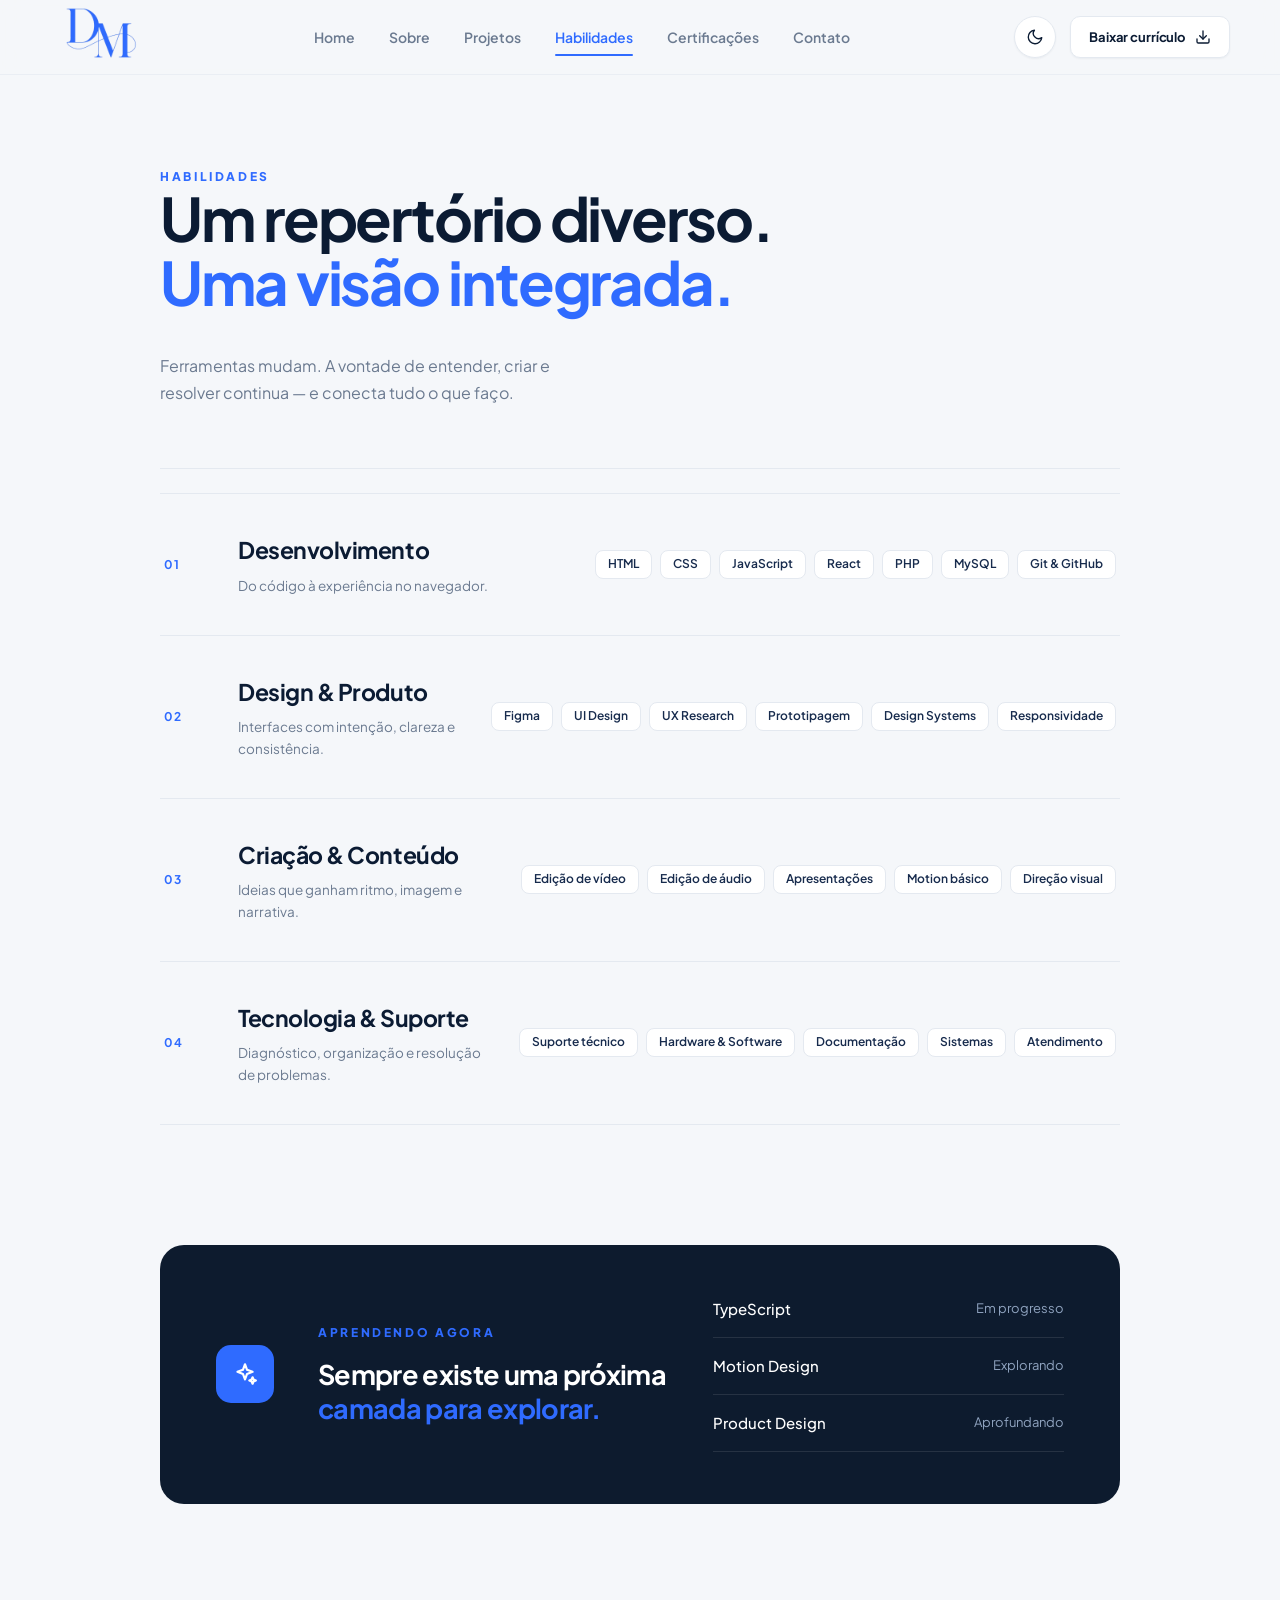
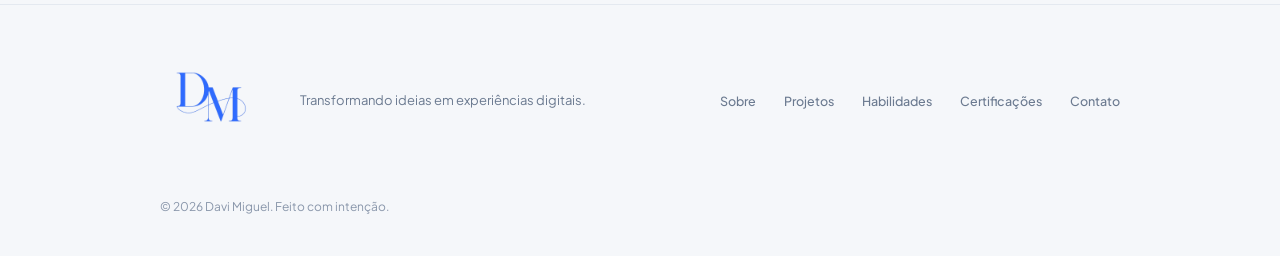
<file: portifolio/habilidades.html>
<!DOCTYPE html>
<html lang="pt-BR" data-theme="light">
<head>
  <meta charset="UTF-8">
  <meta name="viewport" content="width=device-width, initial-scale=1.0">
  <title>Habilidades — Davi Miguel</title>
  <meta name="description" content="Um repertório diverso e uma visão integrada: desenvolvimento, design, criação e tecnologia.">
  <link rel="preconnect" href="https://fonts.googleapis.com">
  <link rel="preconnect" href="https://fonts.gstatic.com" crossorigin>
  <link href="https://fonts.googleapis.com/css2?family=Plus+Jakarta+Sans:wght@400;500;600;700;800&family=JetBrains+Mono:wght@400;500;700&display=swap" rel="stylesheet">
  <link rel="stylesheet" href="css/style.css">
  <link rel="icon" type="image/png" href="assets/favicon.png">
  <script>document.documentElement.classList.add("js");</script>
</head>
<body>

  <!-- ================= NAV ================= -->
  <header class="nav" id="nav">
    <div class="container nav-inner">
      <a href="index.html" class="brand">
        <img src="assets/logo.png" alt="Davi Miguel" srcset="" style="width: 100px;">
      </a>

      <nav class="nav-links" id="navLinks">
        <a href="index.html" class="nav-link">Home</a>
        <a href="sobre.html" class="nav-link">Sobre</a>
        <a href="projetos.html" class="nav-link">Projetos</a>
        <a href="habilidades.html" class="nav-link active">Habilidades</a>
        <a href="certificacoes.html" class="nav-link">Certificações</a>
        <a href="contato.html" class="nav-link">Contato</a>
      </nav>

      <div class="nav-actions">
        <button class="icon-btn" id="themeToggle" aria-label="Alternar tema claro/escuro">
          <svg class="icon-moon" viewBox="0 0 24 24" fill="none" stroke="currentColor" stroke-width="1.8" stroke-linecap="round" stroke-linejoin="round"><path d="M21 12.79A9 9 0 1 1 11.21 3 7 7 0 0 0 21 12.79z"/></svg>
          <svg class="icon-sun" viewBox="0 0 24 24" fill="none" stroke="currentColor" stroke-width="1.8" stroke-linecap="round" stroke-linejoin="round"><circle cx="12" cy="12" r="4"/><path d="M12 2v2M12 20v2M4.93 4.93l1.41 1.41M17.66 17.66l1.41 1.41M2 12h2M20 12h2M4.93 19.07l1.41-1.41M17.66 6.34l1.41-1.41"/></svg>
        </button>

        <a href="assets/Curriculo_DaviMiguel.pdf" class="btn btn-ghost btn-sm" download>
          Baixar currículo
          <svg viewBox="0 0 24 24" fill="none" stroke="currentColor" stroke-width="2" stroke-linecap="round" stroke-linejoin="round"><path d="M21 15v4a2 2 0 0 1-2 2H5a2 2 0 0 1-2-2v-4"/><polyline points="7 10 12 15 17 10"/><line x1="12" y1="15" x2="12" y2="3"/></svg>
        </a>

        <button class="menu-btn" id="menuBtn" aria-label="Abrir menu">
          <span></span><span></span><span></span>
        </button>
      </div>
    </div>
  </header>

  <main>

    <!-- ================= HERO ================= -->
    <section class="page-hero">
      <div class="container-narrow">
        <div class="section-head">
          <div>
            <p class="eyebrow reveal">Habilidades</p>
            <h1 class="page-title reveal" style="--d:.06s">
              Um repertório diverso.<br>
              <span class="accent">Uma visão integrada.</span>
            </h1>
          </div>
          <p class="section-desc reveal" style="--d:.12s">
            Ferramentas mudam. A vontade de entender, criar e resolver continua — e conecta tudo o que faço.
          </p>
        </div>
        <hr class="divider reveal" style="--d:.16s">
      </div>
    </section>

    <!-- ================= LINHAS DE SKILLS ================= -->
    <section>
      <div class="container-narrow" style="padding-top: 24px; padding-bottom: 40px;">

        <div class="skill-row reveal">
          <span class="skill-num">01</span>
          <div class="skill-info">
            <h3>Desenvolvimento</h3>
            <p>Do código à experiência no navegador.</p>
          </div>
          <ul class="chip-row">
            <li class="chip">HTML</li>
            <li class="chip">CSS</li>
            <li class="chip">JavaScript</li>
            <li class="chip">React</li>
            <li class="chip">PHP</li>
            <li class="chip">MySQL</li>
            <li class="chip">Git &amp; GitHub</li>
          </ul>
        </div>

        <div class="skill-row reveal" style="--d:.05s">
          <span class="skill-num">02</span>
          <div class="skill-info">
            <h3>Design &amp; Produto</h3>
            <p>Interfaces com intenção, clareza e consistência.</p>
          </div>
          <ul class="chip-row">
            <li class="chip">Figma</li>
            <li class="chip">UI Design</li>
            <li class="chip">UX Research</li>
            <li class="chip">Prototipagem</li>
            <li class="chip">Design Systems</li>
            <li class="chip">Responsividade</li>
          </ul>
        </div>

        <div class="skill-row reveal" style="--d:.1s">
          <span class="skill-num">03</span>
          <div class="skill-info">
            <h3>Criação &amp; Conteúdo</h3>
            <p>Ideias que ganham ritmo, imagem e narrativa.</p>
          </div>
          <ul class="chip-row">
            <li class="chip">Edição de vídeo</li>
            <li class="chip">Edição de áudio</li>
            <li class="chip">Apresentações</li>
            <li class="chip">Motion básico</li>
            <li class="chip">Direção visual</li>
          </ul>
        </div>

        <div class="skill-row reveal" style="--d:.15s">
          <span class="skill-num">04</span>
          <div class="skill-info">
            <h3>Tecnologia &amp; Suporte</h3>
            <p>Diagnóstico, organização e resolução de problemas.</p>
          </div>
          <ul class="chip-row">
            <li class="chip">Suporte técnico</li>
            <li class="chip">Hardware &amp; Software</li>
            <li class="chip">Documentação</li>
            <li class="chip">Sistemas</li>
            <li class="chip">Atendimento</li>
          </ul>
        </div>

      </div>
    </section>

    <!-- ================= APRENDENDO AGORA ================= -->
    <section>
      <div class="container-narrow">
        <div class="learning-card reveal">
          <span class="learning-icon">
            <svg viewBox="0 0 24 24" fill="none" stroke="currentColor" stroke-width="2" stroke-linecap="round" stroke-linejoin="round"><path d="M12 3l1.9 5.1L19 10l-5.1 1.9L12 17l-1.9-5.1L5 10l5.1-1.9L12 3z"/><path d="M19 15l.9 2.1L22 18l-2.1.9L19 21l-.9-2.1L16 18l2.1-.9L19 15z"/></svg>
          </span>

          <div class="learning-text">
            <p class="eyebrow">Aprendendo agora</p>
            <h2>Sempre existe uma próxima <span class="accent">camada para explorar.</span></h2>
          </div>

          <ul class="learning-list">
            <li><span>TypeScript</span><span class="status">Em progresso</span></li>
            <li><span>Motion Design</span><span class="status">Explorando</span></li>
            <li><span>Product Design</span><span class="status">Aprofundando</span></li>
          </ul>
        </div>
      </div>
    </section>

    <div style="height: 100px"></div>
  </main>

  <!-- ================= FOOTER ================= -->
  <footer class="footer">
    <div class="container-narrow">
      <div class="footer-top">
        <a href="index.html" class="brand">
        <img src="assets/logo.png" alt="Davi Miguel" srcset="" style="width: 100px;">
        </a>
        <p class="footer-tagline">Transformando ideias em experiências digitais.</p>
        <nav class="footer-links">
          <a href="sobre.html">Sobre</a>
          <a href="projetos.html">Projetos</a>
          <a href="habilidades.html">Habilidades</a>
          <a href="certificacoes.html">Certificações</a>
          <a href="contato.html">Contato</a>
        </nav>
      </div>
      <p class="footer-copy">© 2026 Davi Miguel. Feito com intenção.</p>
    </div>
  </footer>

  <script src="js/main.js"></script>
</body>
</html>
</file>
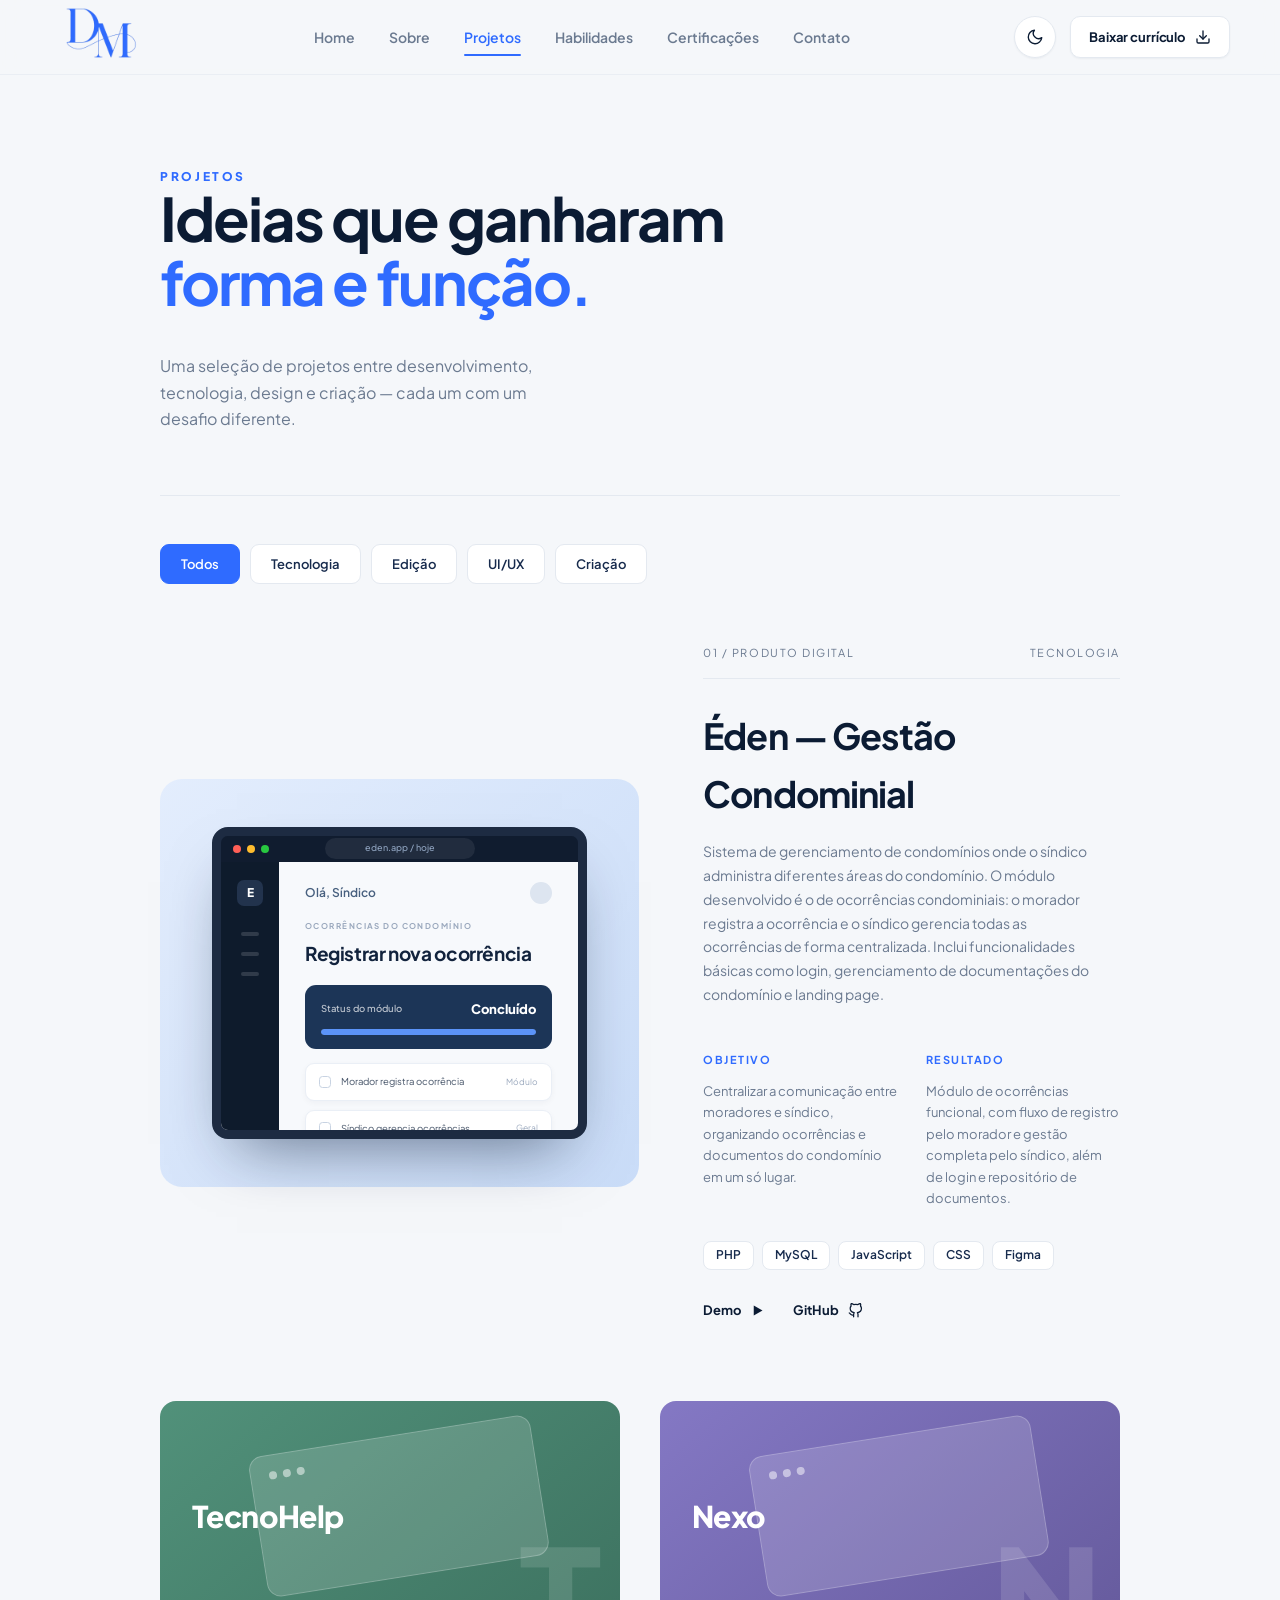
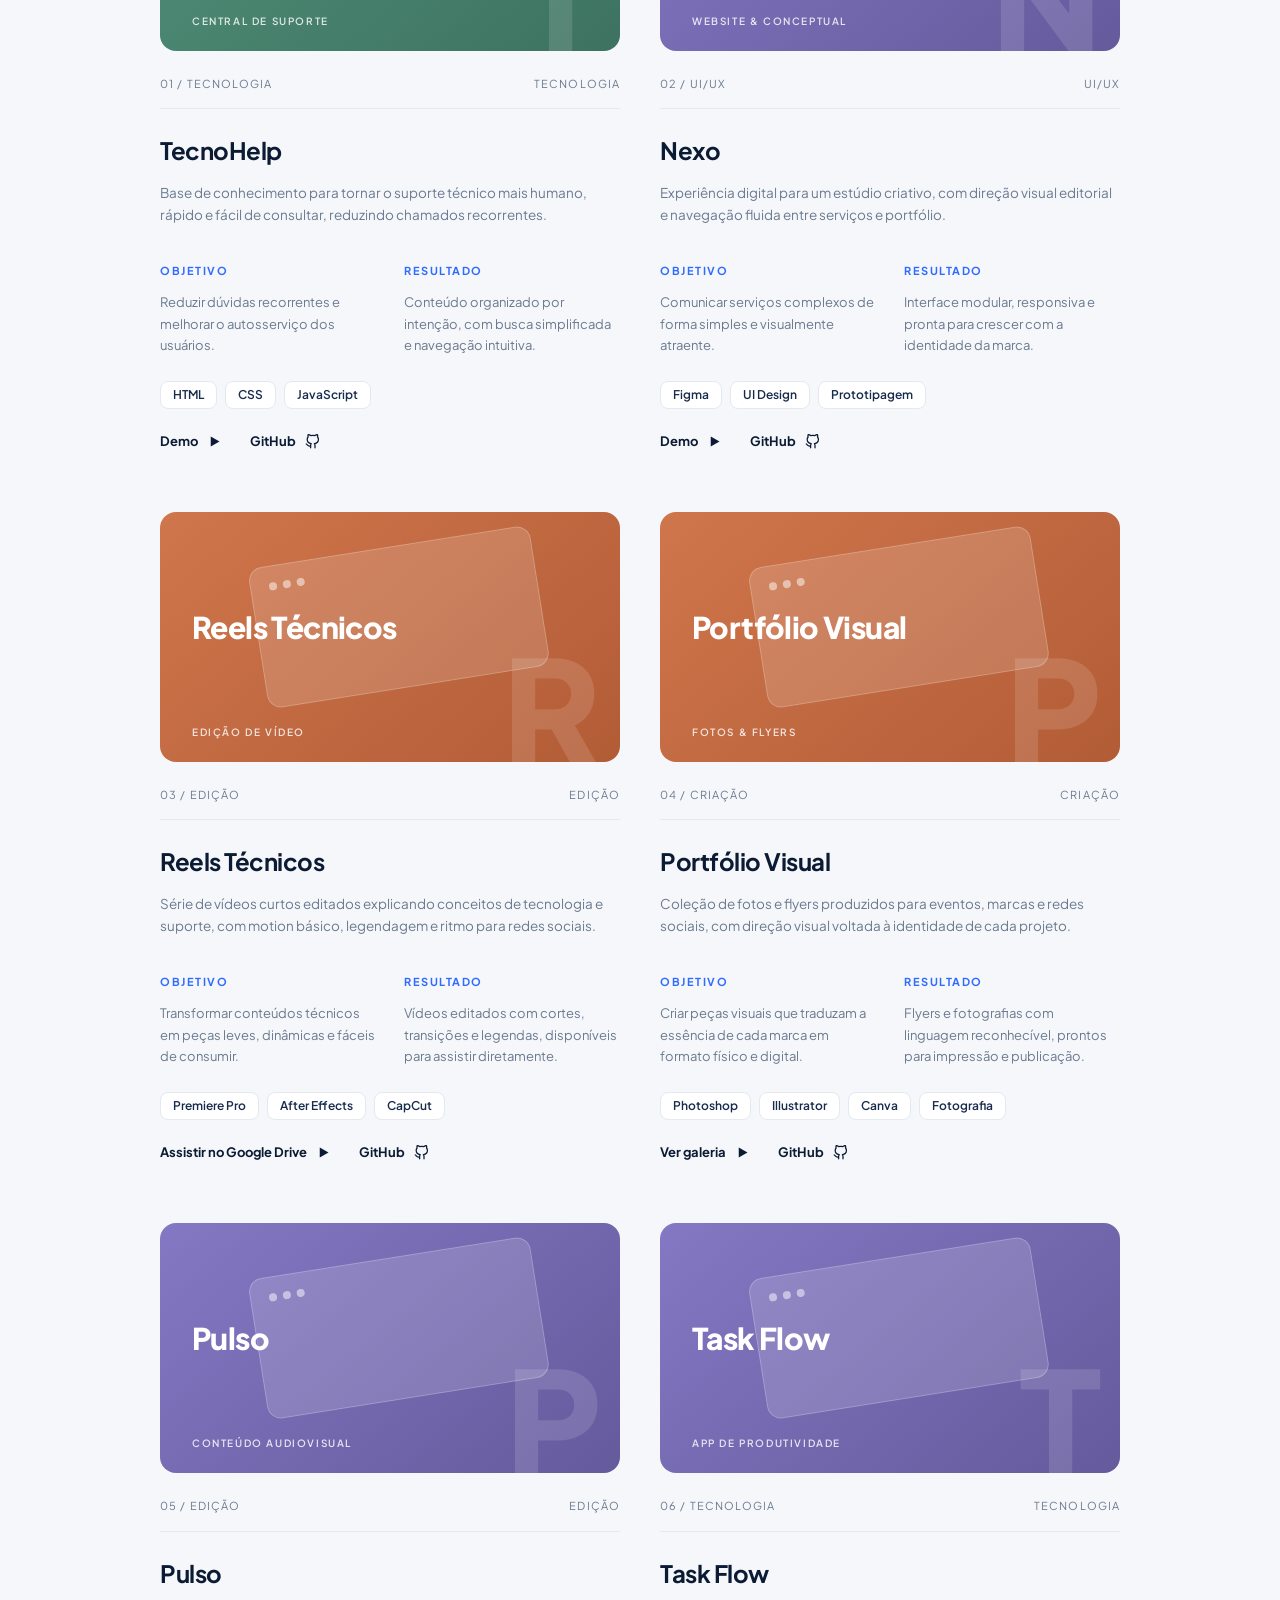
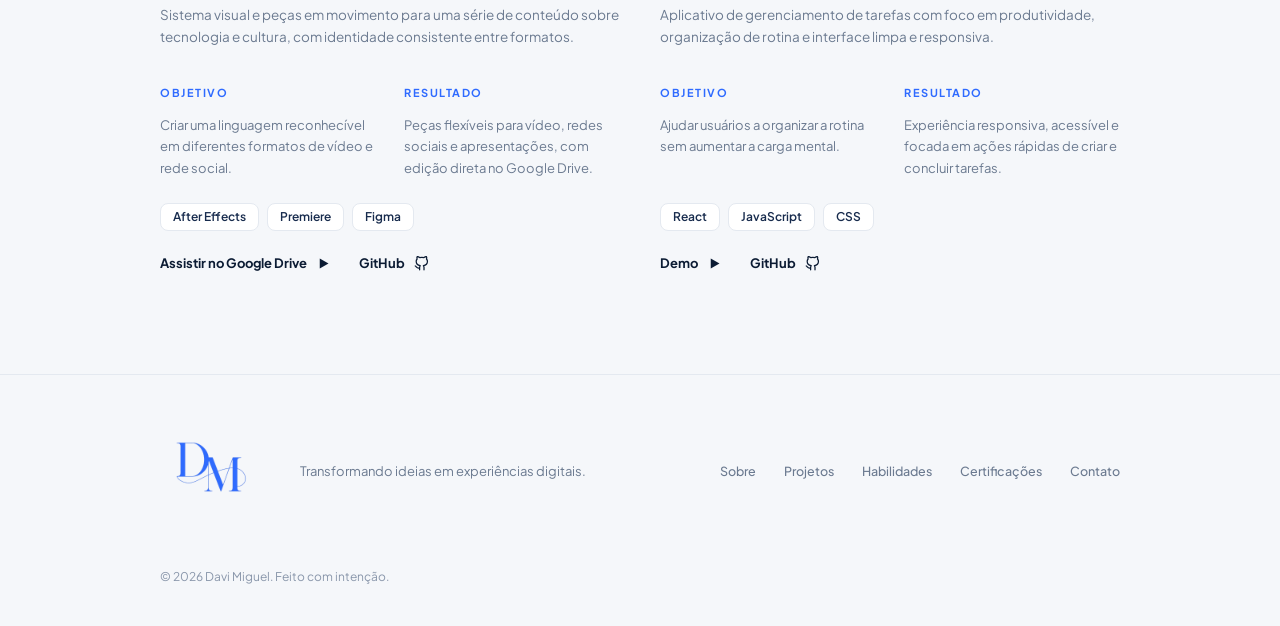
<file: portifolio/projetos.html>
<!DOCTYPE html>
<html lang="pt-BR" data-theme="light">
<head>
  <meta charset="UTF-8">
  <meta name="viewport" content="width=device-width, initial-scale=1.0">
  <title>Projetos — Davi Miguel</title>
  <meta name="description" content="Uma seleção de projetos entre desenvolvimento, tecnologia, design e criação — cada um com um desafio diferente.">
  <link rel="preconnect" href="https://fonts.googleapis.com">
  <link rel="preconnect" href="https://fonts.gstatic.com" crossorigin>
  <link href="https://fonts.googleapis.com/css2?family=Plus+Jakarta+Sans:wght@400;500;600;700;800&family=JetBrains+Mono:wght@400;500;700&display=swap" rel="stylesheet">
  <link rel="stylesheet" href="css/style.css">
  <link rel="icon" type="image/png" href="assets/favicon.png">
  <script>document.documentElement.classList.add("js");</script>
</head>
<body>

  <!-- ================= NAV ================= -->
  <header class="nav" id="nav">
    <div class="container nav-inner">
      <a href="index.html" class="brand">
        <img src="assets/logo.png" alt="Davi Miguel" srcset="" style="width: 100px;">
      </a>

      <nav class="nav-links" id="navLinks">
        <a href="index.html" class="nav-link">Home</a>
        <a href="sobre.html" class="nav-link">Sobre</a>
        <a href="projetos.html" class="nav-link active">Projetos</a>
        <a href="habilidades.html" class="nav-link">Habilidades</a>
        <a href="certificacoes.html" class="nav-link">Certificações</a>
        <a href="contato.html" class="nav-link">Contato</a>
      </nav>

      <div class="nav-actions">
        <button class="icon-btn" id="themeToggle" aria-label="Alternar tema claro/escuro">
          <svg class="icon-moon" viewBox="0 0 24 24" fill="none" stroke="currentColor" stroke-width="1.8" stroke-linecap="round" stroke-linejoin="round"><path d="M21 12.79A9 9 0 1 1 11.21 3 7 7 0 0 0 21 12.79z"/></svg>
          <svg class="icon-sun" viewBox="0 0 24 24" fill="none" stroke="currentColor" stroke-width="1.8" stroke-linecap="round" stroke-linejoin="round"><circle cx="12" cy="12" r="4"/><path d="M12 2v2M12 20v2M4.93 4.93l1.41 1.41M17.66 17.66l1.41 1.41M2 12h2M20 12h2M4.93 19.07l1.41-1.41M17.66 6.34l1.41-1.41"/></svg>
        </button>

        <a href="assets/Curriculo_DaviMiguel.pdf" class="btn btn-ghost btn-sm" download>
          Baixar currículo
          <svg viewBox="0 0 24 24" fill="none" stroke="currentColor" stroke-width="2" stroke-linecap="round" stroke-linejoin="round"><path d="M21 15v4a2 2 0 0 1-2 2H5a2 2 0 0 1-2-2v-4"/><polyline points="7 10 12 15 17 10"/><line x1="12" y1="15" x2="12" y2="3"/></svg>
        </a>

        <button class="menu-btn" id="menuBtn" aria-label="Abrir menu">
          <span></span><span></span><span></span>
        </button>
      </div>
    </div>
  </header>

  <main>

    <!-- ================= HERO ================= -->
    <section class="page-hero">
      <div class="container-narrow">
        <div class="section-head">
          <div>
            <p class="eyebrow reveal">Projetos</p>
            <h1 class="page-title reveal" style="--d:.06s">
              Ideias que ganharam<br>
              <span class="accent">forma e função.</span>
            </h1>
          </div>
          <p class="section-desc reveal" style="--d:.12s">
            Uma seleção de projetos entre desenvolvimento, tecnologia, design e criação — cada um com um desafio diferente.
          </p>
        </div>
        <hr class="divider reveal" style="--d:.16s">

        <!-- Filtros -->
        <div class="filter-row reveal" style="--d:.2s">
          <button class="filter-chip active" data-category="Todas">Todos</button>
          <button class="filter-chip" data-category="Tecnologia">Tecnologia</button>
          <button class="filter-chip" data-category="Edição">Edição</button>
          <button class="filter-chip" data-category="UI/UX">UI/UX</button>
          <button class="filter-chip" data-category="Criação">Criação</button>
          <span class="remove-filter" id="removeFilter">×</span>
        </div>
      </div>
    </section>

    <!-- ================= DESTAQUE: EDEN ================= -->
    <section data-category="Tecnologia">
      <div class="container-narrow">
        <div class="project-detail">

          <div class="detail-mockup reveal">
            <div class="laptop">
              <div class="laptop-bar">
                <i class="dot red"></i><i class="dot yellow"></i><i class="dot green"></i>
                <span class="url-pill">eden.app / hoje</span>
              </div>
              <div class="laptop-body">
                <aside class="app-side">
                  <span class="app-logo">E</span>
                  <i class="side-line"></i>
                  <i class="side-line"></i>
                  <i class="side-line"></i>
                </aside>
                <div class="app-main">
                  <div class="app-top">
                    <span class="app-greet">Olá, Síndico</span>
                    <span class="app-avatar"></span>
                  </div>
                  <p class="app-date">Ocorrências do condomínio</p>
                  <h3 class="app-title">Registrar nova ocorrência</h3>

                  <div class="progress-card">
                    <div class="progress-top">
                      <span>Status do módulo</span>
                      <strong>Concluído</strong>
                    </div>
                    <div class="progress-bar"><span style="width:100%"></span></div>
                  </div>

                  <ul class="task-list">
                    <li class="task"><i class="task-box"></i><span>Morador registra ocorrência</span><em>Módulo</em></li>
                    <li class="task"><i class="task-box"></i><span>Síndico gerencia ocorrências</span><em>Geral</em></li>
                    <li class="task"><i class="task-box"></i><span>Login e documentos</span><em>Básico</em></li>
                  </ul>
                </div>
              </div>
            </div>
          </div>

          <div class="detail-info reveal" style="--d:.08s">
            <div class="meta-row">
              <span>01 / Produto digital</span>
              <span>Tecnologia</span>
            </div>
            <h2>Éden — Gestão Condominial</h2>
            <p class="desc">Sistema de gerenciamento de condomínios onde o síndico administra diferentes áreas do condomínio. O módulo desenvolvido é o de ocorrências condominiais: o morador registra a ocorrência e o síndico gerencia todas as ocorrências de forma centralizada. Inclui funcionalidades básicas como login, gerenciamento de documentações do condomínio e landing page.</p>

            <div class="info-cols">
              <div class="info-col">
                <p class="label">Objetivo</p>
                <p>Centralizar a comunicação entre moradores e síndico, organizando ocorrências e documentos do condomínio em um só lugar.</p>
              </div>
              <div class="info-col">
                <p class="label">Resultado</p>
                <p>Módulo de ocorrências funcional, com fluxo de registro pelo morador e gestão completa pelo síndico, além de login e repositório de documentos.</p>
              </div>
            </div>

            <ul class="chip-row">
              <li class="chip">PHP</li>
              <li class="chip">MySQL</li>
              <li class="chip">JavaScript</li>
              <li class="chip">CSS</li>
              <li class="chip">Figma</li>
            </ul>

            <div class="detail-links">
              <a href="https://eden.gabsprojects.uk/stable/landing-page/index.php">Demo
                <svg viewBox="0 0 24 24" fill="currentColor" stroke="none"><polygon points="6 4 20 12 6 20 6 4"/></svg>
              </a>
              <a href="https://github.com/Eden-ETEOT">GitHub
                <svg viewBox="0 0 24 24" fill="none" stroke="currentColor" stroke-width="2" stroke-linecap="round" stroke-linejoin="round"><path d="M9 19c-5 1.5-5-2.5-7-3m14 6v-3.87a3.37 3.37 0 0 0-.94-2.61c3.14-.35 6.44-1.54 6.44-7A5.44 5.44 0 0 0 20 4.77 5.07 5.07 0 0 0 19.91 1S18.73.65 16 2.48a13.38 13.38 0 0 0-7 0C6.27.65 5.09 1 5.09 1A5.07 5.07 0 0 0 5 4.77a5.44 5.44 0 0 0-1.5 3.78c0 5.42 3.3 6.61 6.44 7A3.37 3.37 0 0 0 9 18.13V22"/></svg>
              </a>
            </div>
          </div>

        </div>
      </div>
    </section>

    <!-- ================= GRID DE PROJETOS ================= -->
    <section>
      <div class="container-narrow">
        <div class="projects-grid">

          <!-- TecnoHelp — Tecnologia -->
          <article class="project-card reveal" data-category="Tecnologia">
            <div class="card-mockup mx-green">
              <div class="win"><div class="dots"><i></i><i></i><i></i></div></div>
              <span class="name">TecnoHelp</span>
              <span class="letter">T</span>
              <span class="tag">Central de Suporte</span>
            </div>
            <div class="card-body">
              <div class="card-meta">
                <span>01 / Tecnologia</span>
                <span>Tecnologia</span>
              </div>
              <h3>TecnoHelp</h3>
              <p class="desc">Base de conhecimento para tornar o suporte técnico mais humano, rápido e fácil de consultar, reduzindo chamados recorrentes.</p>
              <div class="info-cols">
                <div class="info-col">
                  <p class="label">Objetivo</p>
                  <p>Reduzir dúvidas recorrentes e melhorar o autosserviço dos usuários.</p>
                </div>
                <div class="info-col">
                  <p class="label">Resultado</p>
                  <p>Conteúdo organizado por intenção, com busca simplificada e navegação intuitiva.</p>
                </div>
              </div>
              <ul class="chip-row">
                <li class="chip">HTML</li>
                <li class="chip">CSS</li>
                <li class="chip">JavaScript</li>
              </ul>
              <div class="detail-links">
                <a href="#">Demo
                  <svg viewBox="0 0 24 24" fill="currentColor" stroke="none"><polygon points="6 4 20 12 6 20 6 4"/></svg>
                </a>
                <a href="#">GitHub
                  <svg viewBox="0 0 24 24" fill="none" stroke="currentColor" stroke-width="2" stroke-linecap="round" stroke-linejoin="round"><path d="M9 19c-5 1.5-5-2.5-7-3m14 6v-3.87a3.37 3.37 0 0 0-.94-2.61c3.14-.35 6.44-1.54 6.44-7A5.44 5.44 0 0 0 20 4.77 5.07 5.07 0 0 0 19.91 1S18.73.65 16 2.48a13.38 13.38 0 0 0-7 0C6.27.65 5.09 1 5.09 1A5.07 5.07 0 0 0 5 4.77a5.44 5.44 0 0 0-1.5 3.78c0 5.42 3.3 6.61 6.44 7A3.37 3.37 0 0 0 9 18.13V22"/></svg>
                </a>
              </div>
            </div>
          </article>

          <!-- Nexo — UI/UX -->
          <article class="project-card reveal" data-category="UI/UX">
            <div class="card-mockup mx-purple">
              <div class="win"><div class="dots"><i></i><i></i><i></i></div></div>
              <span class="name">Nexo</span>
              <span class="letter">N</span>
              <span class="tag">Website &amp; Conceptual</span>
            </div>
            <div class="card-body">
              <div class="card-meta">
                <span>02 / UI/UX</span>
                <span>UI/UX</span>
              </div>
              <h3>Nexo</h3>
              <p class="desc">Experiência digital para um estúdio criativo, com direção visual editorial e navegação fluida entre serviços e portfólio.</p>
              <div class="info-cols">
                <div class="info-col">
                  <p class="label">Objetivo</p>
                  <p>Comunicar serviços complexos de forma simples e visualmente atraente.</p>
                </div>
                <div class="info-col">
                  <p class="label">Resultado</p>
                  <p>Interface modular, responsiva e pronta para crescer com a identidade da marca.</p>
                </div>
              </div>
              <ul class="chip-row">
                <li class="chip">Figma</li>
                <li class="chip">UI Design</li>
                <li class="chip">Prototipagem</li>
              </ul>
              <div class="detail-links">
                <a href="#">Demo
                  <svg viewBox="0 0 24 24" fill="currentColor" stroke="none"><polygon points="6 4 20 12 6 20 6 4"/></svg>
                </a>
                <a href="#">GitHub
                  <svg viewBox="0 0 24 24" fill="none" stroke="currentColor" stroke-width="2" stroke-linecap="round" stroke-linejoin="round"><path d="M9 19c-5 1.5-5-2.5-7-3m14 6v-3.87a3.37 3.37 0 0 0-.94-2.61c3.14-.35 6.44-1.54 6.44-7A5.44 5.44 0 0 0 20 4.77 5.07 5.07 0 0 0 19.91 1S18.73.65 16 2.48a13.38 13.38 0 0 0-7 0C6.27.65 5.09 1 5.09 1A5.07 5.07 0 0 0 5 4.77a5.44 5.44 0 0 0-1.5 3.78c0 5.42 3.3 6.61 6.44 7A3.37 3.37 0 0 0 9 18.13V22"/></svg>
                </a>
              </div>
            </div>
          </article>

          <!-- Reels Técnicos — Edição (vídeo no Google Drive) -->
          <article class="project-card reveal" data-category="Edição">
            <div class="card-mockup mx-orange">
              <div class="win"><div class="dots"><i></i><i></i><i></i></div></div>
              <span class="name">Reels Técnicos</span>
              <span class="letter">R</span>
              <span class="tag">Edição de Vídeo</span>
            </div>
            <div class="card-body">
              <div class="card-meta">
                <span>03 / Edição</span>
                <span>Edição</span>
              </div>
              <h3>Reels Técnicos</h3>
              <p class="desc">Série de vídeos curtos editados explicando conceitos de tecnologia e suporte, com motion básico, legendagem e ritmo para redes sociais.</p>
              <div class="info-cols">
                <div class="info-col">
                  <p class="label">Objetivo</p>
                  <p>Transformar conteúdos técnicos em peças leves, dinâmicas e fáceis de consumir.</p>
                </div>
                <div class="info-col">
                  <p class="label">Resultado</p>
                  <p>Vídeos editados com cortes, transições e legendas, disponíveis para assistir diretamente.</p>
                </div>
              </div>
              <ul class="chip-row">
                <li class="chip">Premiere Pro</li>
                <li class="chip">After Effects</li>
                <li class="chip">CapCut</li>
              </ul>
              <div class="detail-links">
                <a href="https://drive.google.com" target="_blank" rel="noopener">Assistir no Google Drive
                  <svg viewBox="0 0 24 24" fill="currentColor" stroke="none"><polygon points="6 4 20 12 6 20 6 4"/></svg>
                </a>
                <a href="#">GitHub
                  <svg viewBox="0 0 24 24" fill="none" stroke="currentColor" stroke-width="2" stroke-linecap="round" stroke-linejoin="round"><path d="M9 19c-5 1.5-5-2.5-7-3m14 6v-3.87a3.37 3.37 0 0 0-.94-2.61c3.14-.35 6.44-1.54 6.44-7A5.44 5.44 0 0 0 20 4.77 5.07 5.07 0 0 0 19.91 1S18.73.65 16 2.48a13.38 13.38 0 0 0-7 0C6.27.65 5.09 1 5.09 1A5.07 5.07 0 0 0 5 4.77a5.44 5.44 0 0 0-1.5 3.78c0 5.42 3.3 6.61 6.44 7A3.37 3.37 0 0 0 9 18.13V22"/></svg>
                </a>
              </div>
            </div>
          </article>

          <!-- Portfólio Fotográfico — Criação (fotos e flyers) -->
          <article class="project-card reveal" data-category="Criação">
            <div class="card-mockup mx-orange">
              <div class="win"><div class="dots"><i></i><i></i><i></i></div></div>
              <span class="name">Portfólio Visual</span>
              <span class="letter">P</span>
              <span class="tag">Fotos &amp; Flyers</span>
            </div>
            <div class="card-body">
              <div class="card-meta">
                <span>04 / Criação</span>
                <span>Criação</span>
              </div>
              <h3>Portfólio Visual</h3>
              <p class="desc">Coleção de fotos e flyers produzidos para eventos, marcas e redes sociais, com direção visual voltada à identidade de cada projeto.</p>
              <div class="info-cols">
                <div class="info-col">
                  <p class="label">Objetivo</p>
                  <p>Criar peças visuais que traduzam a essência de cada marca em formato físico e digital.</p>
                </div>
                <div class="info-col">
                  <p class="label">Resultado</p>
                  <p>Flyers e fotografias com linguagem reconhecível, prontos para impressão e publicação.</p>
                </div>
              </div>
              <ul class="chip-row">
                <li class="chip">Photoshop</li>
                <li class="chip">Illustrator</li>
                <li class="chip">Canva</li>
                <li class="chip">Fotografia</li>
              </ul>
              <div class="detail-links">
                <a href="#">Ver galeria
                  <svg viewBox="0 0 24 24" fill="currentColor" stroke="none"><polygon points="6 4 20 12 6 20 6 4"/></svg>
                </a>
                <a href="#">GitHub
                  <svg viewBox="0 0 24 24" fill="none" stroke="currentColor" stroke-width="2" stroke-linecap="round" stroke-linejoin="round"><path d="M9 19c-5 1.5-5-2.5-7-3m14 6v-3.87a3.37 3.37 0 0 0-.94-2.61c3.14-.35 6.44-1.54 6.44-7A5.44 5.44 0 0 0 20 4.77 5.07 5.07 0 0 0 19.91 1S18.73.65 16 2.48a13.38 13.38 0 0 0-7 0C6.27.65 5.09 1 5.09 1A5.07 5.07 0 0 0 5 4.77a5.44 5.44 0 0 0-1.5 3.78c0 5.42 3.3 6.61 6.44 7A3.37 3.37 0 0 0 9 18.13V22"/></svg>
                </a>
              </div>
            </div>
          </article>

          <!-- Pulse — Edição (vídeo no Google Drive) -->
          <article class="project-card reveal" data-category="Edição">
            <div class="card-mockup mx-purple">
              <div class="win"><div class="dots"><i></i><i></i><i></i></div></div>
              <span class="name">Pulso</span>
              <span class="letter">P</span>
              <span class="tag">Conteúdo Audiovisual</span>
            </div>
            <div class="card-body">
              <div class="card-meta">
                <span>05 / Edição</span>
                <span>Edição</span>
              </div>
              <h3>Pulso</h3>
              <p class="desc">Sistema visual e peças em movimento para uma série de conteúdo sobre tecnologia e cultura, com identidade consistente entre formatos.</p>
              <div class="info-cols">
                <div class="info-col">
                  <p class="label">Objetivo</p>
                  <p>Criar uma linguagem reconhecível em diferentes formatos de vídeo e rede social.</p>
                </div>
                <div class="info-col">
                  <p class="label">Resultado</p>
                  <p>Peças flexíveis para vídeo, redes sociais e apresentações, com edição direta no Google Drive.</p>
                </div>
              </div>
              <ul class="chip-row">
                <li class="chip">After Effects</li>
                <li class="chip">Premiere</li>
                <li class="chip">Figma</li>
              </ul>
              <div class="detail-links">
                <a href="https://drive.google.com" target="_blank" rel="noopener">Assistir no Google Drive
                  <svg viewBox="0 0 24 24" fill="currentColor" stroke="none"><polygon points="6 4 20 12 6 20 6 4"/></svg>
                </a>
                <a href="#">GitHub
                  <svg viewBox="0 0 24 24" fill="none" stroke="currentColor" stroke-width="2" stroke-linecap="round" stroke-linejoin="round"><path d="M9 19c-5 1.5-5-2.5-7-3m14 6v-3.87a3.37 3.37 0 0 0-.94-2.61c3.14-.35 6.44-1.54 6.44-7A5.44 5.44 0 0 0 20 4.77 5.07 5.07 0 0 0 19.91 1S18.73.65 16 2.48a13.38 13.38 0 0 0-7 0C6.27.65 5.09 1 5.09 1A5.07 5.07 0 0 0 5 4.77a5.44 5.44 0 0 0-1.5 3.78c0 5.42 3.3 6.61 6.44 7A3.37 3.37 0 0 0 9 18.13V22"/></svg>
                </a>
              </div>
            </div>
          </article>

          <!-- App Task — Tecnologia -->
          <article class="project-card reveal" data-category="Tecnologia">
            <div class="card-mockup mx-purple">
              <div class="win"><div class="dots"><i></i><i></i><i></i></div></div>
              <span class="name">Task Flow</span>
              <span class="letter">T</span>
              <span class="tag">App de Produtividade</span>
            </div>
            <div class="card-body">
              <div class="card-meta">
                <span>06 / Tecnologia</span>
                <span>Tecnologia</span>
              </div>
              <h3>Task Flow</h3>
              <p class="desc">Aplicativo de gerenciamento de tarefas com foco em produtividade, organização de rotina e interface limpa e responsiva.</p>
              <div class="info-cols">
                <div class="info-col">
                  <p class="label">Objetivo</p>
                  <p>Ajudar usuários a organizar a rotina sem aumentar a carga mental.</p>
                </div>
                <div class="info-col">
                  <p class="label">Resultado</p>
                  <p>Experiência responsiva, acessível e focada em ações rápidas de criar e concluir tarefas.</p>
                </div>
              </div>
              <ul class="chip-row">
                <li class="chip">React</li>
                <li class="chip">JavaScript</li>
                <li class="chip">CSS</li>
              </ul>
              <div class="detail-links">
                <a href="#">Demo
                  <svg viewBox="0 0 24 24" fill="currentColor" stroke="none"><polygon points="6 4 20 12 6 20 6 4"/></svg>
                </a>
                <a href="#">GitHub
                  <svg viewBox="0 0 24 24" fill="none" stroke="currentColor" stroke-width="2" stroke-linecap="round" stroke-linejoin="round"><path d="M9 19c-5 1.5-5-2.5-7-3m14 6v-3.87a3.37 3.37 0 0 0-.94-2.61c3.14-.35 6.44-1.54 6.44-7A5.44 5.44 0 0 0 20 4.77 5.07 5.07 0 0 0 19.91 1S18.73.65 16 2.48a13.38 13.38 0 0 0-7 0C6.27.65 5.09 1 5.09 1A5.07 5.07 0 0 0 5 4.77a5.44 5.44 0 0 0-1.5 3.78c0 5.42 3.3 6.61 6.44 7A3.37 3.37 0 0 0 9 18.13V22"/></svg>
                </a>
              </div>
            </div>
          </article>

        </div>
      </div>
    </section>

    <div style="height: 100px"></div>
  </main>

  <!-- ================= FOOTER ================= -->
  <footer class="footer">
    <div class="container-narrow">
      <div class="footer-top">
        <a href="index.html" class="brand">
        <img src="assets/logo.png" alt="Davi Miguel" srcset="" style="width: 100px;">
        </a>
        <p class="footer-tagline">Transformando ideias em experiências digitais.</p>
        <nav class="footer-links">
          <a href="sobre.html">Sobre</a>
          <a href="projetos.html">Projetos</a>
          <a href="habilidades.html">Habilidades</a>
          <a href="certificacoes.html">Certificações</a>
          <a href="contato.html">Contato</a>
        </nav>
      </div>
      <p class="footer-copy">© 2026 Davi Miguel. Feito com intenção.</p>
    </div>
  </footer>

  <script src="js/main.js"></script>
</body>
</html>
</file>
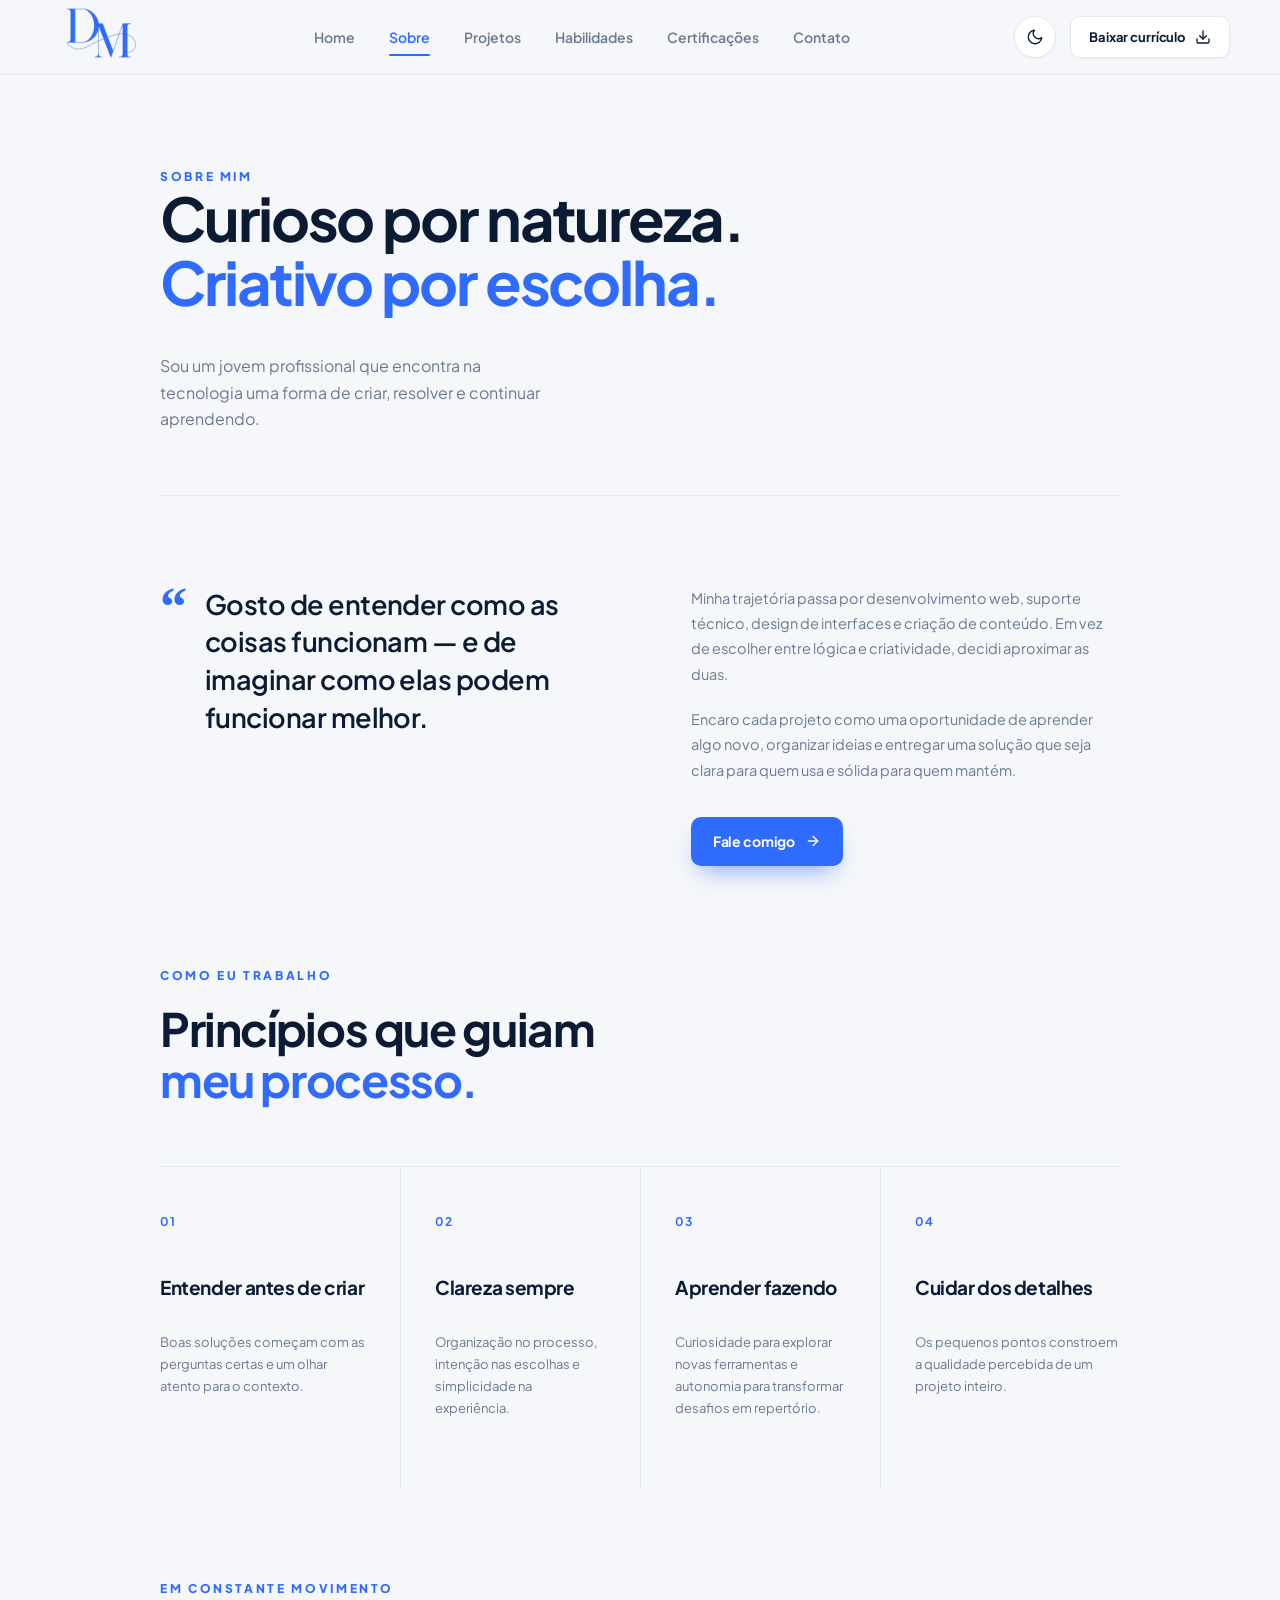
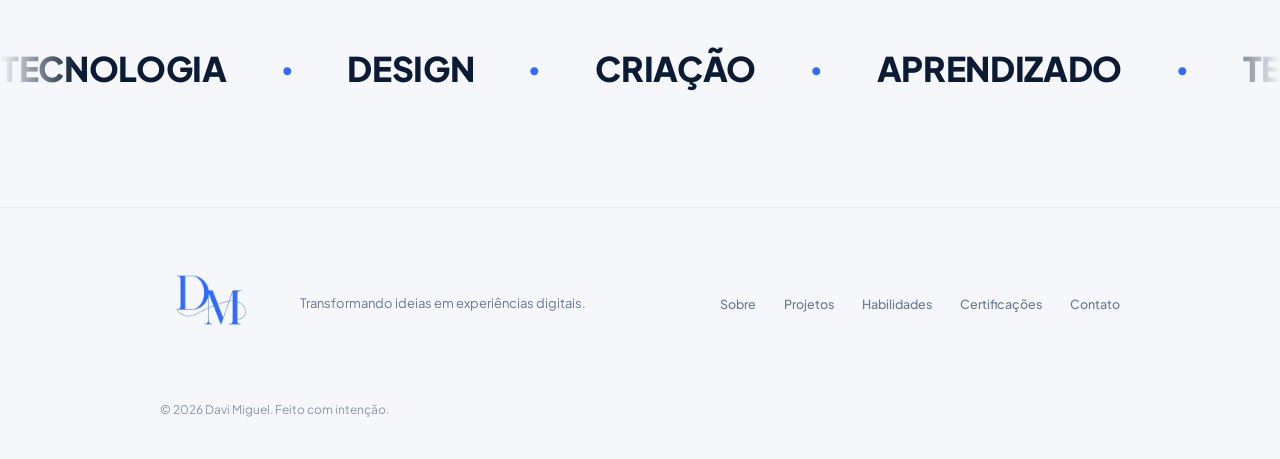
<file: portifolio/sobre.html>
<!DOCTYPE html>
<html lang="pt-BR" data-theme="light">
<head>
  <meta charset="UTF-8">
  <meta name="viewport" content="width=device-width, initial-scale=1.0">
  <title>Sobre — Davi Miguel</title>
  <meta name="description" content="Curioso por natureza, criativo por escolha. Conheça um pouco sobre quem está por trás dos projetos.">
  <link rel="preconnect" href="https://fonts.googleapis.com">
  <link rel="preconnect" href="https://fonts.gstatic.com" crossorigin>
  <link href="https://fonts.googleapis.com/css2?family=Plus+Jakarta+Sans:wght@400;500;600;700;800&family=JetBrains+Mono:wght@400;500;700&display=swap" rel="stylesheet">
  <link rel="stylesheet" href="css/style.css">
  <link rel="icon" type="image/png" href="assets/favicon.png">
  <script>document.documentElement.classList.add("js");</script>
</head>
<body>

  <!-- ================= NAV ================= -->
  <header class="nav" id="nav">
    <div class="container nav-inner">
      <a href="index.html" class="brand">
        <img src="assets/logo.png" alt="Davi Miguel" srcset="" style="width: 100px;">
      </a>

      <nav class="nav-links" id="navLinks">
        <a href="index.html" class="nav-link">Home</a>
        <a href="sobre.html" class="nav-link active">Sobre</a>
        <a href="projetos.html" class="nav-link">Projetos</a>
        <a href="habilidades.html" class="nav-link">Habilidades</a>
        <a href="certificacoes.html" class="nav-link">Certificações</a>
        <a href="contato.html" class="nav-link">Contato</a>
      </nav>

      <div class="nav-actions">
        <button class="icon-btn" id="themeToggle" aria-label="Alternar tema claro/escuro">
          <svg class="icon-moon" viewBox="0 0 24 24" fill="none" stroke="currentColor" stroke-width="1.8" stroke-linecap="round" stroke-linejoin="round"><path d="M21 12.79A9 9 0 1 1 11.21 3 7 7 0 0 0 21 12.79z"/></svg>
          <svg class="icon-sun" viewBox="0 0 24 24" fill="none" stroke="currentColor" stroke-width="1.8" stroke-linecap="round" stroke-linejoin="round"><circle cx="12" cy="12" r="4"/><path d="M12 2v2M12 20v2M4.93 4.93l1.41 1.41M17.66 17.66l1.41 1.41M2 12h2M20 12h2M4.93 19.07l1.41-1.41M17.66 6.34l1.41-1.41"/></svg>
        </button>

        <a href="assets/Curriculo_DaviMiguel.pdf" class="btn btn-ghost btn-sm" download>
          Baixar currículo
          <svg viewBox="0 0 24 24" fill="none" stroke="currentColor" stroke-width="2" stroke-linecap="round" stroke-linejoin="round"><path d="M21 15v4a2 2 0 0 1-2 2H5a2 2 0 0 1-2-2v-4"/><polyline points="7 10 12 15 17 10"/><line x1="12" y1="15" x2="12" y2="3"/></svg>
        </a>

        <button class="menu-btn" id="menuBtn" aria-label="Abrir menu">
          <span></span><span></span><span></span>
        </button>
      </div>
    </div>
  </header>

  <main>

    <!-- ================= HERO / SOBRE MIM ================= -->
    <section class="page-hero">
      <div class="container-narrow">
        <div class="section-head">
          <div>
            <p class="eyebrow reveal">Sobre mim</p>
            <h1 class="page-title reveal" style="--d:.06s">
              Curioso por natureza.<br>
              <span class="accent">Criativo por escolha.</span>
            </h1>
          </div>
          <p class="section-desc reveal" style="--d:.12s">
            Sou um jovem profissional que encontra na tecnologia uma forma de criar, resolver e continuar aprendendo.
          </p>
        </div>
        <hr class="divider reveal" style="--d:.16s">
      </div>
    </section>

    <!-- ================= CITAÇÃO ================= -->
    <section>
      <div class="container-narrow">
        <div class="quote-section">
          <div class="quote-head reveal">
            <span class="quote-mark">&ldquo;</span>
            <p class="quote-text">Gosto de entender como as coisas funcionam — e de imaginar como elas podem funcionar melhor.</p>
          </div>

          <div class="quote-body reveal" style="--d:.08s">
            <p>
              Minha trajetória passa por desenvolvimento web, suporte técnico, design de interfaces e criação de conteúdo. Em vez de escolher entre lógica e criatividade, decidi aproximar as duas.
            </p>
            <p>
              Encaro cada projeto como uma oportunidade de aprender algo novo, organizar ideias e entregar uma solução que seja clara para quem usa e sólida para quem mantém.
            </p>
            <a href="contato.html" class="btn btn-primary">
              Fale comigo
              <svg viewBox="0 0 24 24" fill="none" stroke="currentColor" stroke-width="2" stroke-linecap="round" stroke-linejoin="round"><line x1="5" y1="12" x2="19" y2="12"/><polyline points="12 5 19 12 12 19"/></svg>
            </a>
          </div>
        </div>
      </div>
    </section>

    <!-- ================= COMO EU TRABALHO ================= -->
    <section>
      <div class="container-narrow">
        <p class="eyebrow reveal">Como eu trabalho</p>
        <h2 class="section-title reveal" style="--d:.06s">Princípios que guiam<br><span class="accent">meu processo.</span></h2>

        <div class="principles">
          <div class="principle reveal">
            <span class="principle-num">01</span>
            <h3 class="principle-title">Entender antes de criar</h3>
            <p class="principle-text">Boas soluções começam com as perguntas certas e um olhar atento para o contexto.</p>
          </div>
          <div class="principle reveal" style="--d:.06s">
            <span class="principle-num">02</span>
            <h3 class="principle-title">Clareza sempre</h3>
            <p class="principle-text">Organização no processo, intenção nas escolhas e simplicidade na experiência.</p>
          </div>
          <div class="principle reveal" style="--d:.12s">
            <span class="principle-num">03</span>
            <h3 class="principle-title">Aprender fazendo</h3>
            <p class="principle-text">Curiosidade para explorar novas ferramentas e autonomia para transformar desafios em repertório.</p>
          </div>
          <div class="principle reveal" style="--d:.18s">
            <span class="principle-num">04</span>
            <h3 class="principle-title">Cuidar dos detalhes</h3>
            <p class="principle-text">Os pequenos pontos constroem a qualidade percebida de um projeto inteiro.</p>
          </div>
        </div>
      </div>
    </section>

    <!-- ================= MARQUEE ================= -->
    <section class="marquee-section">
      <div class="container-narrow">
        <p class="eyebrow reveal">Em constante movimento</p>
      </div>
      <div class="marquee-wrap">
        <div class="marquee-track">
          <span>Tecnologia</span><span class="sep">&bull;</span>
          <span>Design</span><span class="sep">&bull;</span>
          <span>Criação</span><span class="sep">&bull;</span>
          <span>Aprendizado</span><span class="sep">&bull;</span>
          <span>Tecnologia</span><span class="sep">&bull;</span>
          <span>Design</span><span class="sep">&bull;</span>
          <span>Criação</span><span class="sep">&bull;</span>
          <span>Aprendizado</span><span class="sep">&bull;</span>
        </div>
      </div>
    </section>

  </main>

  <!-- ================= FOOTER ================= -->
  <footer class="footer">
    <div class="container-narrow">
      <div class="footer-top">
        <a href="index.html" class="brand">
        <img src="assets/logo.png" alt="Davi Miguel" srcset="" style="width: 100px;">
        </a>
        <p class="footer-tagline">Transformando ideias em experiências digitais.</p>
        <nav class="footer-links">
          <a href="sobre.html">Sobre</a>
          <a href="projetos.html">Projetos</a>
          <a href="habilidades.html">Habilidades</a>
          <a href="certificacoes.html">Certificações</a>
          <a href="contato.html">Contato</a>
        </nav>
      </div>
      <p class="footer-copy">© 2026 Davi Miguel. Feito com intenção.</p>
    </div>
  </footer>

  <script src="js/main.js"></script>
</body>
</html>
</file>
<file: portifolio/css/style.css>
/* ============================================================
   Davi Miguel — Landing Page
   ============================================================ */

/* ---------- Variáveis ---------- */
:root {
  --bg: #f5f7fa;
  --bg-hero: linear-gradient(180deg, #f7f9fc 0%, #f4f6fa 100%);
  --surface: #ffffff;
  --text: #0b1b33;
  --text-soft: #172b4d;
  --muted: #6b7a90;
  --muted-2: #8a97ab;
  --border: #e4e9f0;
  --border-soft: #eaeef4;
  --blue: #2563eb;
  --blue-bright: #2f6bff;
  --blue-soft: #eaf1fe;
  --green: #22c55e;
  --chip-bg: #ffffff;
  --code-bg: #ffffff;
  --nav-bg: rgba(245, 247, 250, 0.85);
  --shadow-sm: 0 1px 2px rgba(15, 30, 60, 0.05);
  --shadow-md: 0 12px 30px -12px rgba(15, 30, 60, 0.16);
  --shadow-lg: 0 40px 80px -30px rgba(15, 30, 60, 0.25);
  --radius: 14px;
}

[data-theme="dark"] {
  --bg: #0b1524;
  --bg-hero: linear-gradient(180deg, #0c1728 0%, #0b1524 100%);
  --surface: #101d31;
  --text: #e9eef6;
  --text-soft: #dbe3ef;
  --muted: #93a3ba;
  --muted-2: #7d8da5;
  --border: #1c2c44;
  --border-soft: #182740;
  --blue-soft: rgba(47, 107, 255, 0.14);
  --chip-bg: #101d31;
  --code-bg: #0f1c2f;
  --nav-bg: rgba(11, 21, 36, 0.82);
  --shadow-sm: 0 1px 2px rgba(0, 0, 0, 0.3);
  --shadow-md: 0 12px 30px -12px rgba(0, 0, 0, 0.5);
  --shadow-lg: 0 40px 80px -30px rgba(0, 0, 0, 0.65);
}

/* ---------- Base ---------- */
* { margin: 0; padding: 0; box-sizing: border-box; }

html {
  scroll-behavior: smooth;
  scroll-padding-top: 96px;
}

body {
  font-family: "Plus Jakarta Sans", system-ui, -apple-system, sans-serif;
  background: var(--bg);
  color: var(--text);
  line-height: 1.6;
  -webkit-font-smoothing: antialiased;
  transition: background 0.35s ease, color 0.35s ease;
}

img, svg { display: block; }
a { color: inherit; text-decoration: none; }
ul { list-style: none; }
button { font: inherit; cursor: pointer; border: none; background: none; color: inherit; }

.container { width: min(1180px, 100% - 48px); margin-inline: auto; }
.container-narrow { width: min(960px, 100% - 48px); margin-inline: auto; }

svg { width: 18px; height: 18px; }

/* ---------- Utilidades ---------- */
.eyebrow {
  font-size: 12px;
  font-weight: 800;
  letter-spacing: 0.22em;
  text-transform: uppercase;
  color: var(--blue-bright);
}

.accent { color: var(--blue-bright); }

.section-title {
  font-size: clamp(30px, 3.6vw, 46px);
  font-weight: 700;
  letter-spacing: -0.03em;
  line-height: 1.12;
  color: var(--text);
  margin-top: 18px;
}
.section-title.light { color: #fff; }

.section-desc {
  font-size: 16px;
  color: var(--muted);
  max-width: 400px;
  line-height: 1.65;
}
.section-desc.light { color: #94a7c0; }

.section-head {
  display: flex;
  justify-content: space-between;
  align-items: flex-end;
  gap: 40px;
  flex-wrap: wrap;
}

/* ---------- Botões ---------- */
.btn {
  display: inline-flex;
  align-items: center;
  gap: 10px;
  padding: 13px 22px;
  border-radius: 10px;
  font-size: 14px;
  font-weight: 700;
  letter-spacing: -0.01em;
  transition: transform 0.2s ease, box-shadow 0.2s ease, background 0.2s ease, border-color 0.2s ease;
  white-space: nowrap;
}
.btn svg { width: 16px; height: 16px; }

.btn-primary {
  background: var(--blue-bright);
  color: #fff;
  box-shadow: 0 12px 24px -10px rgba(47, 107, 255, 0.65);
}
.btn-primary:hover {
  transform: translateY(-2px);
  box-shadow: 0 18px 32px -12px rgba(47, 107, 255, 0.75);
}

.btn-ghost {
  background: var(--surface);
  color: var(--text);
  border: 1px solid var(--border);
  box-shadow: var(--shadow-sm);
}
.btn-ghost:hover {
  transform: translateY(-2px);
  border-color: #cfd8e6;
}
[data-theme="dark"] .btn-ghost:hover { border-color: #2b405f; }

.btn-sm { padding: 10px 18px; font-size: 13px; }

/* ============================================================
   NAV
   ============================================================ */
.nav {
  position: sticky;
  top: 0;
  z-index: 100;
  background: var(--nav-bg);
  backdrop-filter: blur(14px);
  -webkit-backdrop-filter: blur(14px);
  border-bottom: 1px solid var(--border-soft);
}

.nav-inner {
  height: 74px;
  display: flex;
  align-items: center;
  justify-content: space-between;
  gap: 24px;
}

.brand { display: inline-flex; align-items: center; gap: 12px; }

.brand-mark {
  width: 38px;
  height: 38px;
  border-radius: 11px;
  background: var(--blue-bright);
  color: #fff;
  font-size: 13px;
  font-weight: 800;
  letter-spacing: 0.04em;
  display: grid;
  place-items: center;
  box-shadow: 0 8px 16px -8px rgba(47, 107, 255, 0.7);
}

.brand-name {
  font-size: 16px;
  font-weight: 700;
  letter-spacing: -0.02em;
}

.nav-links {
  display: flex;
  align-items: center;
  gap: 34px;
}

.nav-link {
  position: relative;
  font-size: 14px;
  font-weight: 600;
  color: var(--muted);
  padding: 26px 0;
  transition: color 0.2s ease;
}
.nav-link:hover { color: var(--text); }

.nav-link::after {
  content: "";
  position: absolute;
  left: 0;
  right: 0;
  bottom: 18px;
  height: 2px;
  border-radius: 2px;
  background: var(--blue-bright);
  transform: scaleX(0);
  transition: transform 0.25s ease;
}
.nav-link.active { color: var(--blue-bright); }
.nav-link.active::after { transform: scaleX(1); }

.nav-actions { display: flex; align-items: center; gap: 14px; }

.icon-btn {
  width: 42px;
  height: 42px;
  border-radius: 50%;
  background: var(--surface);
  border: 1px solid var(--border);
  display: grid;
  place-items: center;
  color: var(--text);
  box-shadow: var(--shadow-sm);
  transition: transform 0.2s ease, border-color 0.2s ease;
}
.icon-btn:hover { transform: translateY(-2px); border-color: #cfd8e6; }
[data-theme="dark"] .icon-btn:hover { border-color: #2b405f; }
.icon-btn svg { width: 18px; height: 18px; }

.icon-sun { display: none; }
[data-theme="dark"] .icon-moon { display: none; }
[data-theme="dark"] .icon-sun { display: block; }

.menu-btn {
  display: none;
  width: 42px;
  height: 42px;
  border-radius: 11px;
  border: 1px solid var(--border);
  background: var(--surface);
  flex-direction: column;
  align-items: center;
  justify-content: center;
  gap: 4px;
}
.menu-btn span {
  width: 16px;
  height: 2px;
  border-radius: 2px;
  background: var(--text);
  transition: transform 0.25s ease, opacity 0.25s ease;
}
.menu-btn.open span:nth-child(1) { transform: translateY(6px) rotate(45deg); }
.menu-btn.open span:nth-child(2) { opacity: 0; }
.menu-btn.open span:nth-child(3) { transform: translateY(-6px) rotate(-45deg); }

/* ============================================================
   HERO
   ============================================================ */
.hero {
  background: var(--bg-hero);
  padding: 72px 0 90px;
  overflow: hidden;
}

.hero-grid {
  display: grid;
  grid-template-columns: 1.05fr 1fr;
  gap: 56px;
  align-items: center;
}

.status-badge {
  display: inline-flex;
  align-items: center;
  gap: 10px;
  font-size: 11.5px;
  font-weight: 800;
  letter-spacing: 0.18em;
  text-transform: uppercase;
  color: var(--muted);
  margin-bottom: 34px;
}

.status-dot {
  width: 9px;
  height: 9px;
  border-radius: 50%;
  background: var(--green);
  box-shadow: 0 0 0 4px rgba(34, 197, 94, 0.16);
  animation: pulse 2.4s ease-in-out infinite;
}
@keyframes pulse {
  0%, 100% { box-shadow: 0 0 0 4px rgba(34, 197, 94, 0.16); }
  50% { box-shadow: 0 0 0 7px rgba(34, 197, 94, 0.08); }
}

.hero-eyebrow {
  font-size: 15px;
  font-weight: 700;
  color: var(--text);
  letter-spacing: -0.01em;
  margin-bottom: 14px;
}
.hero-eyebrow span { color: var(--muted); font-weight: 500; }

.hero-title {
  font-size: clamp(42px, 5vw, 70px);
  font-weight: 800;
  line-height: 1.05;
  letter-spacing: -0.035em;
  color: var(--text);
  max-width: 640px;
}

.hero-lead {
  margin-top: 26px;
  font-size: 17px;
  color: var(--muted);
  max-width: 550px;
  line-height: 1.65;
}

.hero-actions {
  margin-top: 34px;
  display: flex;
  gap: 14px;
  flex-wrap: wrap;
}

.hero-tags {
  margin-top: 54px;
  display: flex;
  align-items: center;
  gap: 22px;
  font-size: 11.5px;
  font-weight: 700;
  letter-spacing: 0.16em;
  text-transform: uppercase;
  color: var(--muted-2);
}
.hero-tags li + li::before {
  content: "•";
  margin-right: 22px;
  color: var(--border);
}
[data-theme="dark"] .hero-tags li + li::before { color: #2b405f; }

/* ---------- Ilustração do hero ---------- */
.hero-visual { display: flex; justify-content: flex-end; }

.visual-card {
  position: relative;
  width: 100%;
  max-width: 528px;
  aspect-ratio: 528 / 512;
  border-radius: 28px;
  background-color: var(--surface);
  background-image:
    linear-gradient(to right, var(--border-soft) 1px, transparent 1px),
    linear-gradient(to bottom, var(--border-soft) 1px, transparent 1px);
  background-size: 59px 57px;
  border: 1px solid var(--border-soft);
  box-shadow: var(--shadow-lg);
  overflow: hidden;
}

.visual-label {
  position: absolute;
  font-family: "JetBrains Mono", monospace;
  font-size: 10px;
  font-weight: 500;
  letter-spacing: 0.14em;
  text-transform: uppercase;
  color: var(--muted-2);
}
.label-tr { top: 24px; right: 26px; }
.label-bl { bottom: 24px; left: 26px; }
.label-bc { bottom: 24px; left: 40%; }

.cross { position: absolute; background: #7ea3f8; opacity: 0.55; }
.cross-v { width: 1.5px; top: 210px; bottom: 60px; left: 74%; }
.cross-h { height: 1.5px; left: 50%; right: 26px; bottom: 128px; }

.dm-watermark {
  position: absolute;
  right: 30px;
  bottom: 42px;
  font-size: 76px;
  font-weight: 800;
  letter-spacing: -0.04em;
  color: #dfe9fb;
  line-height: 1;
  z-index: 1;
}
[data-theme="dark"] .dm-watermark { color: #1b2c47; }

.shape-circle {
  position: absolute;
  right: 42px;
  bottom: 62px;
  width: 168px;
  height: 168px;
  border-radius: 50%;
  background: linear-gradient(150deg, #3b7bff 0%, #2258e8 100%);
  z-index: 2;
  animation: float 7s ease-in-out infinite;
}

.shape-ring {
  position: absolute;
  right: 158px;
  bottom: 158px;
  width: 78px;
  height: 78px;
  border-radius: 50%;
  border: 14px solid var(--surface);
  background: #dce8fd;
  box-shadow: 0 10px 24px -10px rgba(15, 30, 60, 0.3);
  z-index: 3;
  animation: float 7s ease-in-out infinite 0.6s;
}

@keyframes float {
  0%, 100% { transform: translateY(0); }
  50% { transform: translateY(-12px); }
}

.code-window {
  position: absolute;
  top: 58px;
  left: 36px;
  width: min(390px, 78%);
  background: var(--code-bg);
  border: 1px solid var(--border-soft);
  border-radius: 16px;
  padding: 18px 22px 22px;
  box-shadow: var(--shadow-md);
  transform: rotate(-2deg);
  z-index: 4;
}

.code-dots { display: flex; gap: 7px; margin-bottom: 16px; }
.code-dots i {
  width: 9px;
  height: 9px;
  border-radius: 50%;
  background: #d3dae5;
}

.code-body {
  font-family: "JetBrains Mono", monospace;
  font-size: 13.5px;
  line-height: 1.85;
  color: var(--text-soft);
  white-space: pre;
  overflow: hidden;
}
[data-theme="dark"] .code-body { color: #c4d2e6; }

.c-key { color: var(--blue-bright); font-weight: 700; }
.c-var { color: var(--text-soft); font-weight: 500; }
[data-theme="dark"] .c-var { color: #dbe6f7; }
.c-op { color: var(--muted-2); }
.c-str { color: #2f9e6e; }
[data-theme="dark"] .c-str { color: #4ecb8f; }
.c-fn { color: #0b1b33; font-weight: 700; }
[data-theme="dark"] .c-fn { color: #ffffff; }

/* ============================================================
   O QUE EU FAÇO
   ============================================================ */
.services { padding: 110px 0 100px; background: var(--bg); }

.services .section-head { align-items: flex-end; }
.services .section-title { max-width: 480px; }
.services .section-desc { margin-bottom: 6px; }

.service-list { margin-top: 56px; }

.service-row {
  display: grid;
  grid-template-columns: 44px 48px 250px 1fr 220px 30px;
  align-items: center;
  gap: 26px;
  padding: 34px 4px;
  border-top: 1px solid var(--border);
  transition: background 0.25s ease;
}
.service-row:last-child { border-bottom: 1px solid var(--border); }
.service-row:hover { background: var(--surface); }
.service-row:hover .row-arrow { transform: translateX(6px); color: var(--blue-bright); }

.service-num {
  font-family: "JetBrains Mono", monospace;
  font-size: 12px;
  color: var(--muted-2);
}

.service-icon {
  width: 46px;
  height: 46px;
  border-radius: 13px;
  background: var(--blue-soft);
  color: var(--blue-bright);
  display: grid;
  place-items: center;
}
.service-icon svg { width: 21px; height: 21px; }

.service-title {
  font-size: 23px;
  font-weight: 700;
  letter-spacing: -0.02em;
}

.service-text {
  font-size: 14.5px;
  color: var(--muted);
  line-height: 1.6;
  max-width: 400px;
}

.chip-row { display: flex; flex-wrap: wrap; gap: 8px; }

.chip {
  font-size: 12px;
  font-weight: 600;
  color: var(--text-soft);
  background: var(--chip-bg);
  border: 1px solid var(--border);
  border-radius: 8px;
  padding: 6px 12px;
  line-height: 1.2;
  white-space: nowrap;
}

.row-arrow {
  color: var(--text);
  display: grid;
  place-items: center;
  transition: transform 0.25s ease, color 0.25s ease;
}
.row-arrow svg { width: 20px; height: 20px; }

/* ============================================================
   PROJETO EM DESTAQUE
   ============================================================ */
.project {
  background: #0d1b2e;
  padding: 100px 0 110px;
  color: #fff;
}

.project-head { align-items: flex-end; }
.project-head .section-title { margin-top: 16px; }

/* ---------- Mockups ---------- */
.showcase {
  position: relative;
  margin-top: 48px;
  border-radius: 26px;
  padding: 60px 70px;
  background: linear-gradient(135deg, #eef4fe 0%, #d7e5fa 45%, #c5d9f7 100%);
  min-height: 412px;
  display: flex;
  align-items: center;
  box-shadow: 0 40px 90px -40px rgba(0, 0, 0, 0.55);
}

.laptop {
  width: 76%;
  background: #16233a;
  border: 9px solid #1d2b42;
  border-radius: 16px;
  overflow: hidden;
  box-shadow: 0 30px 60px -25px rgba(10, 25, 50, 0.55);
}

.laptop-bar {
  height: 26px;
  background: #101c2f;
  display: flex;
  align-items: center;
  gap: 6px;
  padding: 0 12px;
  position: relative;
}
.laptop-bar .dot { width: 8px; height: 8px; border-radius: 50%; }
.dot.red { background: #ff5f57; }
.dot.yellow { background: #febc2e; }
.dot.green { background: #28c840; }

.url-pill {
  position: absolute;
  left: 50%;
  transform: translateX(-50%);
  font-size: 9px;
  font-weight: 500;
  color: #8fa3bf;
  background: rgba(255, 255, 255, 0.07);
  border-radius: 20px;
  padding: 3px 40px;
}

.laptop-body { display: flex; height: 268px; background: #f7f9fc; }

.app-side {
  width: 58px;
  background: #0e1b2c;
  display: flex;
  flex-direction: column;
  align-items: center;
  gap: 16px;
  padding: 18px 0;
}
.app-logo {
  width: 26px;
  height: 26px;
  border-radius: 7px;
  background: #22334d;
  color: #fff;
  font-size: 12px;
  font-weight: 800;
  display: grid;
  place-items: center;
  margin-bottom: 10px;
}
.side-line {
  width: 18px;
  height: 4px;
  border-radius: 3px;
  background: rgba(255, 255, 255, 0.14);
}

.app-main { flex: 1; padding: 20px 26px; }

.app-top { display: flex; align-items: center; justify-content: space-between; }
.app-greet { font-size: 12px; font-weight: 600; color: #48607f; }
.app-avatar {
  width: 22px;
  height: 22px;
  border-radius: 50%;
  background: #dde5f0;
}

.app-date {
  margin-top: 16px;
  font-size: 8px;
  font-weight: 700;
  letter-spacing: 0.18em;
  text-transform: uppercase;
  color: #9aa8bd;
}

.app-title {
  margin-top: 6px;
  font-size: 19px;
  font-weight: 700;
  letter-spacing: -0.02em;
  color: #12233d;
}

.progress-card {
  margin-top: 16px;
  background: #1c3557;
  border-radius: 11px;
  padding: 14px 16px;
}
.progress-top {
  display: flex;
  align-items: center;
  justify-content: space-between;
  color: #fff;
}
.progress-top span { font-size: 9.5px; font-weight: 500; color: rgba(255, 255, 255, 0.75); }
.progress-top strong { font-size: 13px; font-weight: 800; }

.progress-bar {
  margin-top: 10px;
  height: 6px;
  border-radius: 6px;
  background: rgba(255, 255, 255, 0.16);
  overflow: hidden;
}
.progress-bar span {
  display: block;
  height: 100%;
  border-radius: 6px;
  background: #5b93f8;
}

.task-list { margin-top: 14px; display: flex; flex-direction: column; gap: 9px; }

.task {
  display: flex;
  align-items: center;
  gap: 10px;
  background: #fff;
  border: 1px solid #eaeff6;
  border-radius: 9px;
  padding: 10px 13px;
  font-size: 9.5px;
  color: #475569;
  box-shadow: 0 2px 6px rgba(15, 30, 60, 0.04);
}
.task-box {
  width: 12px;
  height: 12px;
  border-radius: 3.5px;
  border: 1.5px solid #c8d3e2;
  flex-shrink: 0;
}
.task span { flex: 1; }
.task em { font-style: normal; font-size: 8.5px; color: #9aa8bd; }

/* ---------- Celular ---------- */
.phone {
  position: absolute;
  right: 38px;
  bottom: 30px;
  width: 164px;
  background: #101c2f;
  border: 7px solid #1d2b42;
  border-radius: 26px;
  padding: 10px 8px 12px;
  box-shadow: 0 26px 50px -20px rgba(10, 25, 50, 0.6);
}

.phone-notch {
  display: block;
  width: 44px;
  height: 5px;
  border-radius: 5px;
  background: #2b3b55;
  margin: 2px auto 10px;
}

.phone-screen {
  background: #fff;
  border-radius: 18px;
  padding: 14px 12px;
  min-height: 218px;
}

.phone-screen h4 {
  font-size: 13px;
  font-weight: 800;
  color: #12233d;
  letter-spacing: -0.02em;
}
.phone-screen > p {
  font-size: 7.5px;
  color: #9aa8bd;
  margin-top: 3px;
}

.donut {
  margin: 14px auto 16px;
  width: 82px;
  height: 82px;
  border-radius: 50%;
  background: conic-gradient(#2f6bff 0deg 270deg, #e6edf8 270deg 360deg);
  display: grid;
  place-items: center;
}
.donut-inner {
  width: 62px;
  height: 62px;
  border-radius: 50%;
  background: #fff;
  display: grid;
  place-content: center;
  text-align: center;
  line-height: 1;
}
.donut-inner strong { font-size: 21px; font-weight: 800; color: #12233d; }
.donut-inner span { font-size: 8px; font-weight: 700; color: #9aa8bd; margin-top: 2px; }

.phone-chips { display: flex; flex-direction: column; gap: 7px; }
.phone-chips li {
  display: flex;
  align-items: center;
  gap: 7px;
  border: 1px solid #eaeff6;
  border-radius: 8px;
  padding: 8px 10px;
  font-size: 8px;
  font-weight: 600;
  color: #334561;
}
.phone-chips i {
  width: 9px;
  height: 9px;
  border-radius: 2.5px;
  background: #2f6bff;
  flex-shrink: 0;
}

/* ---------- Info do projeto ---------- */
.project-info {
  margin-top: 56px;
  display: grid;
  grid-template-columns: 1fr 1.35fr 0.8fr;
  gap: 48px;
  align-items: start;
}

.pi-index {
  font-size: 11px;
  font-weight: 600;
  letter-spacing: 0.14em;
  color: #647b9b;
}

.pi-title {
  margin-top: 12px;
  font-size: 28px;
  font-weight: 700;
  line-height: 1.25;
  letter-spacing: -0.02em;
  color: #fff;
}

.pi-mid p {
  font-size: 13.5px;
  line-height: 1.7;
  color: #94a7c0;
  max-width: 440px;
}

.pi-bullets {
  margin-top: 20px;
  display: grid;
  grid-template-columns: 1fr 1fr;
  gap: 12px 26px;
}
.pi-bullets li {
  position: relative;
  padding-left: 20px;
  font-size: 12.5px;
  color: #b3c2d6;
}
.pi-bullets li::before {
  content: "—";
  position: absolute;
  left: 0;
  color: #4a648c;
}

.pi-tech-label {
  font-size: 11px;
  font-weight: 700;
  letter-spacing: 0.18em;
  text-transform: uppercase;
  color: #8fa3bf;
  margin-bottom: 16px;
}

.chip-row.dark .chip {
  background: #12243c;
  border-color: #22405f;
  color: #d6e1f2;
  font-size: 12px;
}

.pi-right .btn { margin-top: 24px; }

/* ============================================================
   CONTATO
   ============================================================ */
.contact {
  background: var(--bg);
  padding: 120px 0 130px;
  text-align: center;
}

.contact-title {
  margin: 20px 0 40px;
  font-size: clamp(30px, 3.6vw, 44px);
  font-weight: 700;
  line-height: 1.25;
  letter-spacing: -0.03em;
  color: var(--text);
}

/* ============================================================
   FOOTER
   ============================================================ */
.footer {
  background: var(--bg);
  border-top: 1px solid var(--border);
  padding: 46px 0 40px;
}

.footer-top {
  display: flex;
  align-items: center;
  gap: 40px;
  flex-wrap: wrap;
}

.footer-tagline {
  font-size: 13px;
  color: var(--muted);
  flex: 1;
}

.footer-links { display: flex; gap: 28px; }
.footer-links a {
  font-size: 12.5px;
  font-weight: 500;
  color: var(--muted);
  transition: color 0.2s ease;
}
.footer-links a:hover { color: var(--blue-bright); }

.footer-copy {
  margin-top: 46px;
  font-size: 12px;
  color: var(--muted-2);
}

/* ============================================================
   PAGE HERO (compartilhado entre páginas)
   ============================================================ */
.page-hero { padding-top: 92px; }

.page-title {
  font-size: clamp(38px, 4.8vw, 60px);
  font-weight: 700;
  line-height: 1.06;
  letter-spacing: -0.035em;
  color: var(--text);
}

.page-hero .section-desc { max-width: 400px; margin-bottom: 6px; }

.divider {
  border: none;
  border-top: 1px solid var(--border);
  margin-top: 56px;
}

/* ============================================================
   SOBRE — Citação
   ============================================================ */
.quote-section {
  display: grid;
  grid-template-columns: 1.05fr 1fr;
  gap: 80px;
  padding: 90px 0 100px;
  align-items: start;
}

.quote-head { display: flex; gap: 18px; }

.quote-mark {
  font-size: 54px;
  font-weight: 800;
  color: var(--blue-bright);
  line-height: 0.8;
  font-family: Georgia, serif;
}

.quote-text {
  font-size: 27px;
  font-weight: 600;
  line-height: 1.4;
  letter-spacing: -0.02em;
  color: var(--text);
  max-width: 470px;
}

.quote-body p {
  font-size: 14.5px;
  color: var(--muted);
  line-height: 1.75;
}
.quote-body p + p { margin-top: 20px; }
.quote-body .btn { margin-top: 34px; }

/* ============================================================
   SOBRE — Princípios
   ============================================================ */
.principles {
  display: grid;
  grid-template-columns: repeat(4, 1fr);
  margin-top: 60px;
}

.principle {
  padding: 40px 34px 70px;
  border-top: 1px solid var(--border);
  border-left: 1px solid var(--border);
}
.principle:first-child { border-left: none; padding-left: 0; }
.principle:last-child { padding-right: 0; }

.principle-num {
  font-size: 12px;
  font-weight: 700;
  color: var(--blue-bright);
  letter-spacing: 0.08em;
}

.principle-title {
  font-size: 19px;
  font-weight: 700;
  letter-spacing: -0.02em;
  margin-top: 40px;
  color: var(--text);
}

.principle-text {
  font-size: 13px;
  color: var(--muted);
  line-height: 1.7;
  margin-top: 28px;
}

/* ============================================================
   SOBRE — Marquee
   ============================================================ */
.marquee-section { padding: 90px 0 110px; }

.marquee-wrap {
  margin-top: 44px;
  overflow: hidden;
  -webkit-mask-image: linear-gradient(90deg, transparent, #000 6%, #000 94%, transparent);
  mask-image: linear-gradient(90deg, transparent, #000 6%, #000 94%, transparent);
}

.marquee-track {
  display: flex;
  align-items: center;
  gap: 54px;
  width: max-content;
  animation: marquee 26s linear infinite;
}

.marquee-track span {
  font-size: 34px;
  font-weight: 800;
  letter-spacing: -0.01em;
  text-transform: uppercase;
  color: var(--text);
  white-space: nowrap;
}

.marquee-track .sep { color: var(--blue-bright); font-size: 18px; }

@keyframes marquee { to { transform: translateX(-50%); } }

/* ============================================================
   PROJETOS — Filtros
   ============================================================ */
.filter-row {
  display: flex;
  gap: 10px;
  margin-top: 48px;
  flex-wrap: wrap;
}

.filter-chip {
  padding: 9px 20px;
  border-radius: 9px;
  font-size: 13px;
  font-weight: 600;
  border: 1px solid var(--border);
  background: var(--surface);
  color: var(--text-soft);
  cursor: pointer;
  transition: all 0.2s ease;
}
.filter-chip:hover { border-color: #cfd8e6; }
[data-theme="dark"] .filter-chip:hover { border-color: #2b405f; }
.filter-chip.active { background: var(--blue-bright); color: #fff; border-color: var(--blue-bright); }

/* ---------- Botão remover filtro ---------- */
.remove-filter {
  display: none;
  margin-left: 14px;
  padding: 6px 10px;
  border-radius: 8px;
  border: 1px solid var(--border);
  background: var(--surface);
  color: var(--text);
  font-size: 18px;
  font-weight: 700;
  line-height: 1;
  cursor: pointer;
  transition: all 0.2s ease;
}
.remove-filter.visible { display: inline-block; }
.remove-filter:hover { background: var(--blue-bright); color: #fff; border-color: var(--blue-bright); }
[data-theme="dark"] .remove-filter:hover { background: #2b405f; }

/* ============================================================
   PROJETOS — Detalhe (Eden)
   ============================================================ */
.project-detail {
  display: grid;
  grid-template-columns: 1.15fr 1fr;
  gap: 64px;
  margin-top: 60px;
  align-items: center;
}

.detail-mockup {
  border-radius: 22px;
  background: linear-gradient(135deg, #e3edfd 0%, #c9dcf8 100%);
  padding: 48px 52px;
  display: flex;
  justify-content: center;
}
.detail-mockup .laptop { width: 100%; }
[data-theme="dark"] .detail-mockup { background: linear-gradient(135deg, #14243c 0%, #0f1c30 100%); }

.detail-info .meta-row {
  display: flex;
  justify-content: space-between;
  font-size: 11px;
  letter-spacing: 0.14em;
  text-transform: uppercase;
  color: var(--muted);
  padding-bottom: 16px;
  border-bottom: 1px solid var(--border);
}

.detail-info h2 {
  font-size: 36px;
  font-weight: 700;
  letter-spacing: -0.025em;
  margin-top: 28px;
  color: var(--text);
}

.detail-info .desc {
  font-size: 14px;
  color: var(--muted);
  line-height: 1.7;
  margin-top: 18px;
  max-width: 400px;
}

.info-cols {
  display: grid;
  grid-template-columns: 1fr 1fr;
  gap: 28px;
  margin-top: 32px;
}

.info-col .label {
  font-size: 11px;
  font-weight: 700;
  letter-spacing: 0.14em;
  text-transform: uppercase;
  color: var(--blue-bright);
}

.info-col p {
  font-size: 13px;
  color: var(--muted);
  line-height: 1.65;
  margin-top: 12px;
}

.detail-info .chip-row { margin-top: 32px; }

.detail-links {
  display: flex;
  gap: 28px;
  margin-top: 30px;
}

.detail-links a {
  display: inline-flex;
  align-items: center;
  gap: 9px;
  font-size: 13px;
  font-weight: 700;
  color: var(--text);
  transition: color 0.2s ease;
}
.detail-links a:hover { color: var(--blue-bright); }
.detail-links svg { width: 15px; height: 15px; }

/* ============================================================
   PROJETOS — Grid de cards
   ============================================================ */
.projects-grid {
  display: grid;
  grid-template-columns: 1fr 1fr;
  gap: 60px 40px;
  margin-top: 80px;
}

.card-mockup {
  position: relative;
  border-radius: 16px;
  height: 250px;
  overflow: hidden;
}

.card-mockup .win {
  position: absolute;
  top: 34px;
  left: 52%;
  transform: translateX(-50%) rotate(-9deg);
  width: 62%;
  height: 142px;
  border-radius: 14px;
  background: rgba(255, 255, 255, 0.15);
  border: 1px solid rgba(255, 255, 255, 0.22);
  padding: 16px 18px;
}
.card-mockup .win .dots { display: flex; gap: 6px; }
.card-mockup .win .dots i { width: 8px; height: 8px; border-radius: 50%; background: rgba(255, 255, 255, 0.5); }

.card-mockup .name {
  position: absolute;
  left: 32px;
  top: 46%;
  transform: translateY(-50%);
  font-size: 30px;
  font-weight: 800;
  color: #fff;
  letter-spacing: -0.02em;
  z-index: 2;
}

.card-mockup .letter {
  position: absolute;
  right: 18px;
  bottom: -22px;
  font-size: 150px;
  font-weight: 800;
  color: rgba(255, 255, 255, 0.13);
  line-height: 1;
  z-index: 1;
}

.card-mockup .tag {
  position: absolute;
  left: 32px;
  bottom: 22px;
  font-size: 10px;
  font-weight: 600;
  letter-spacing: 0.16em;
  text-transform: uppercase;
  color: rgba(255, 255, 255, 0.82);
  z-index: 2;
}

.mx-purple { background: linear-gradient(140deg, #8478c4 0%, #655a9c 100%); }
.mx-orange { background: linear-gradient(140deg, #d0764c 0%, #b25c36 100%); }
.mx-green  { background: linear-gradient(140deg, #51917a 0%, #3d7260 100%); }

.card-body { margin-top: 24px; }

.card-meta {
  display: flex;
  justify-content: space-between;
  font-size: 11px;
  letter-spacing: 0.1em;
  text-transform: uppercase;
  color: var(--muted);
  padding-bottom: 16px;
  border-bottom: 1px solid var(--border);
}

.card-body h3 {
  font-size: 24px;
  font-weight: 700;
  letter-spacing: -0.02em;
  margin-top: 22px;
  color: var(--text);
}

.card-body .desc {
  font-size: 13.5px;
  color: var(--muted);
  line-height: 1.65;
  margin-top: 12px;
}

.card-body .info-cols { margin-top: 24px; }
.card-body .chip-row { margin-top: 24px; }
.card-body .detail-links { margin-top: 22px; }

/* ============================================================
   HABILIDADES — Linhas
   ============================================================ */
.skill-row {
  display: grid;
  grid-template-columns: 44px 1fr auto;
  gap: 30px;
  align-items: center;
  padding: 38px 4px;
  border-top: 1px solid var(--border);
}
.skill-row:last-child { border-bottom: 1px solid var(--border); }

.skill-num {
  font-size: 12px;
  font-weight: 700;
  color: var(--blue-bright);
  letter-spacing: 0.08em;
}

.skill-info h3 {
  font-size: 23px;
  font-weight: 700;
  letter-spacing: -0.02em;
  color: var(--text);
}

.skill-info p {
  font-size: 13.5px;
  color: var(--muted);
  margin-top: 6px;
}

.skill-row .chip-row { justify-content: flex-end; }

/* ============================================================
   HABILIDADES — Card "Aprendendo agora"
   ============================================================ */
.learning-card {
  margin-top: 80px;
  background: #0d1b2e;
  border-radius: 24px;
  padding: 52px 56px;
  display: grid;
  grid-template-columns: auto 1fr 1fr;
  gap: 44px;
  align-items: center;
  color: #fff;
}

.learning-icon {
  width: 58px;
  height: 58px;
  border-radius: 15px;
  background: var(--blue-bright);
  display: grid;
  place-items: center;
  color: #fff;
}
.learning-icon svg { width: 26px; height: 26px; }

.learning-text .eyebrow { color: var(--blue-bright); }
.learning-text h2 {
  font-size: 27px;
  font-weight: 700;
  letter-spacing: -0.025em;
  line-height: 1.25;
  margin-top: 16px;
}
.learning-text h2 .accent { color: var(--blue-bright); }

.learning-list li {
  display: flex;
  justify-content: space-between;
  align-items: center;
  padding: 16px 0;
  border-bottom: 1px solid rgba(255, 255, 255, 0.1);
  font-size: 15px;
  font-weight: 500;
}
.learning-list li:first-child { padding-top: 0; }
.learning-list .status { font-size: 13px; color: #8fa3bf; font-weight: 400; }

/* ============================================================
   CONTATO — Grid
   ============================================================ */
.contact-grid {
  display: grid;
  grid-template-columns: 1fr 1fr;
  gap: 70px;
  padding: 80px 0 110px;
  align-items: start;
}

.email-card {
  border-top: 1px solid var(--border);
  border-bottom: 1px solid var(--border);
  padding: 32px 4px;
  display: flex;
  align-items: center;
  gap: 22px;
  transition: opacity 0.2s ease;
}
.email-card:hover { opacity: 0.85; }

.email-icon {
  width: 52px;
  height: 52px;
  border-radius: 14px;
  background: var(--blue-bright);
  color: #fff;
  display: grid;
  place-items: center;
  flex-shrink: 0;
}
.email-icon svg { width: 22px; height: 22px; }

.email-card .label {
  font-size: 11px;
  font-weight: 700;
  letter-spacing: 0.14em;
  text-transform: uppercase;
  color: var(--blue-bright);
}

.email-card .addr {
  font-size: 23px;
  font-weight: 700;
  letter-spacing: -0.02em;
  margin-top: 6px;
  color: var(--text);
}

.email-card .arrow { margin-left: auto; color: var(--text); }
.email-card .arrow svg { width: 20px; height: 20px; }

.social-intro {
  font-size: 13.5px;
  color: var(--muted);
  margin-bottom: 20px;
}

.social-row {
  display: flex;
  align-items: center;
  gap: 18px;
  border: 1px solid var(--border);
  border-radius: 12px;
  padding: 18px 22px;
  margin-bottom: 14px;
  transition: border-color 0.2s ease, transform 0.2s ease;
}
.social-row:hover { border-color: #cfd8e6; transform: translateY(-2px); }
[data-theme="dark"] .social-row:hover { border-color: #2b405f; }

.social-row .s-icon { color: var(--text); }
.social-row .s-icon svg { width: 22px; height: 22px; }

.social-row .s-info .label {
  font-size: 10.5px;
  font-weight: 700;
  letter-spacing: 0.14em;
  text-transform: uppercase;
  color: var(--blue-bright);
}
.social-row .s-info .handle {
  font-size: 14px;
  font-weight: 600;
  margin-top: 3px;
  color: var(--text);
}

.social-row .s-ext { margin-left: auto; color: var(--muted); }
.social-row .s-ext svg { width: 17px; height: 17px; }

.avail-card {
  margin-top: 26px;
  background: #edf1f8;
  border-radius: 14px;
  padding: 24px 26px;
}
[data-theme="dark"] .avail-card { background: #101d31; }

.avail-card .head {
  display: flex;
  align-items: center;
  gap: 10px;
  font-size: 11.5px;
  font-weight: 800;
  letter-spacing: 0.16em;
  text-transform: uppercase;
  color: var(--text);
}

.avail-card .dot {
  width: 9px;
  height: 9px;
  border-radius: 50%;
  background: var(--green);
  box-shadow: 0 0 0 4px rgba(34, 197, 94, 0.16);
}

.avail-card p {
  font-size: 13.5px;
  color: var(--muted);
  margin-top: 12px;
  line-height: 1.6;
}

/* ============================================================
   ANIMAÇÕES DE ENTRADA
   ============================================================ */
.js .reveal {
  opacity: 0;
  transform: translateY(26px);
  transition: opacity 0.7s cubic-bezier(0.22, 1, 0.36, 1) var(--d, 0s),
              transform 0.7s cubic-bezier(0.22, 1, 0.36, 1) var(--d, 0s);
}
.js .reveal.in { opacity: 1; transform: none; }

/* ============================================================
   RESPONSIVO
   ============================================================ */
@media (max-width: 1100px) {
  .service-row {
    grid-template-columns: 36px 44px 1fr 200px 26px;
  }
  .service-text { display: none; }
}

@media (max-width: 980px) {
  .nav-links {
    position: absolute;
    top: 74px;
    left: 0;
    right: 0;
    flex-direction: column;
    align-items: stretch;
    gap: 0;
    background: var(--surface);
    border-bottom: 1px solid var(--border);
    padding: 8px 24px 16px;
    display: none;
  }
  .nav-links.open { display: flex; }
  .nav-link { padding: 14px 0; border-bottom: 1px solid var(--border-soft); }
  .nav-link::after { display: none; }
  .menu-btn { display: flex; }
  .nav-actions .btn-ghost { display: none; }

  .hero-grid { grid-template-columns: 1fr; gap: 48px; }
  .hero-visual { justify-content: center; }
  .hero-title { font-size: clamp(38px, 8vw, 56px); }

  .showcase { padding: 40px 32px; min-height: 0; }
  .laptop { width: 100%; }
  .phone { position: static; margin: -30px 0 0 auto; }

  .project-info { grid-template-columns: 1fr; gap: 36px; }

  .service-row {
    grid-template-columns: 36px 44px 1fr 26px;
    gap: 18px;
  }
  .chip-row { display: none; }

  .quote-section { grid-template-columns: 1fr; gap: 40px; padding: 60px 0 70px; }
  .principles { grid-template-columns: 1fr 1fr; }
  .principle { padding: 32px 24px 48px; }
  .principle:nth-child(odd) { border-left: none; padding-left: 0; }

  .project-detail { grid-template-columns: 1fr; gap: 40px; }
  .detail-mockup { padding: 36px 28px; }
  .projects-grid { grid-template-columns: 1fr; gap: 48px; }

  .skill-row { grid-template-columns: 36px 1fr; gap: 18px; }
  .skill-row .chip-row { display: none; }

  .learning-card { grid-template-columns: 1fr; gap: 28px; padding: 40px 32px; }

  .contact-grid { grid-template-columns: 1fr; gap: 48px; }
}

@media (max-width: 640px) {
  .container, .container-narrow { width: calc(100% - 36px); }

  .hero { padding: 48px 0 64px; }
  .hero-tags { flex-wrap: wrap; gap: 12px; }
  .hero-tags li + li::before { display: none; }

  .services, .project { padding: 72px 0; }
  .contact { padding: 80px 0 90px; }

  .section-head { align-items: flex-start; }

  .code-window { left: 18px; top: 40px; width: 84%; padding: 14px 16px 16px; }
  .code-body { font-size: 11px; }
  .dm-watermark { font-size: 54px; }
  .shape-circle { width: 120px; height: 120px; }
  .shape-ring { right: 110px; bottom: 150px; width: 58px; height: 58px; border-width: 10px; }

  .laptop-body { height: 210px; }
  .app-main { padding: 14px; }
  .app-title { font-size: 15px; }

  .footer-top { flex-direction: column; align-items: flex-start; gap: 20px; }
  .footer-links { flex-wrap: wrap; gap: 18px; }

  .page-hero { padding-top: 56px; }
  .page-hero .section-desc { max-width: 100%; }
  .divider { margin-top: 36px; }

  .quote-head { gap: 12px; }
  .quote-mark { font-size: 40px; }
  .quote-text { font-size: 21px; }
  .principles { grid-template-columns: 1fr; margin-top: 40px; }
  .principle { padding: 28px 0 40px; border-left: none; }
  .principle-title { margin-top: 24px; }

  .marquee-track span { font-size: 26px; }
  .marquee-track { gap: 36px; }

  .info-cols { grid-template-columns: 1fr; gap: 20px; }
  .detail-info h2 { font-size: 30px; }

  .card-mockup .letter { font-size: 120px; }

  .learning-card { padding: 32px 24px; }
  .learning-text h2 { font-size: 23px; }

  .email-card { flex-wrap: wrap; gap: 16px; }
  .email-card .addr { font-size: 19px; }
  .email-card .arrow { display: none; }
}

/* ============================================================
   CERTIFICAÇÕES — Cards
   ============================================================ */
.certs-grid {
  display: grid;
  grid-template-columns: 1fr 1fr;
  gap: 40px 32px;
  margin-top: 70px;
}

.cert-card {
  position: relative;
  border-radius: 16px;
  border: 1px solid var(--border);
  background: var(--surface);
  padding: 28px 26px 26px;
  overflow: hidden;
  transition: transform 0.25s ease, border-color 0.25s ease, box-shadow 0.25s ease;
  display: flex;
  flex-direction: column;
}
.cert-card:hover {
  transform: translateY(-4px);
  border-color: #cfd8e6;
  box-shadow: var(--shadow-md);
}
[data-theme="dark"] .cert-card:hover { border-color: #2b405f; }

.cert-badge {
  font-size: 10px;
  font-weight: 800;
  letter-spacing: 0.16em;
  text-transform: uppercase;
  color: var(--blue-bright);
  margin-bottom: 14px;
  display: inline-block;
}

.cert-card h3 {
  font-size: 20px;
  font-weight: 700;
  letter-spacing: -0.02em;
  color: var(--text);
  margin-bottom: 10px;
}

.cert-card .issuer {
  font-size: 12.5px;
  color: var(--muted);
  margin-bottom: 6px;
}

.cert-card .desc {
  font-size: 13px;
  color: var(--muted);
  line-height: 1.65;
  margin-bottom: 18px;
  flex: 1;
}

.cert-card .chip-row { margin-top: auto; }

.cert-card .link {
  margin-top: 20px;
  display: inline-flex;
  align-items: center;
  gap: 8px;
  font-size: 12.5px;
  font-weight: 700;
  color: var(--blue-bright);
  transition: color 0.2s ease;
}
.cert-card .link:hover { color: var(--blue); }

@media (max-width: 980px) {
  .certs-grid { grid-template-columns: 1fr; gap: 32px; }
}

@media (prefers-reduced-motion: reduce) {
  * { animation: none !important; transition: none !important; }
  html { scroll-behavior: auto; }
  .js .reveal { opacity: 1; transform: none; }
}
</file>
